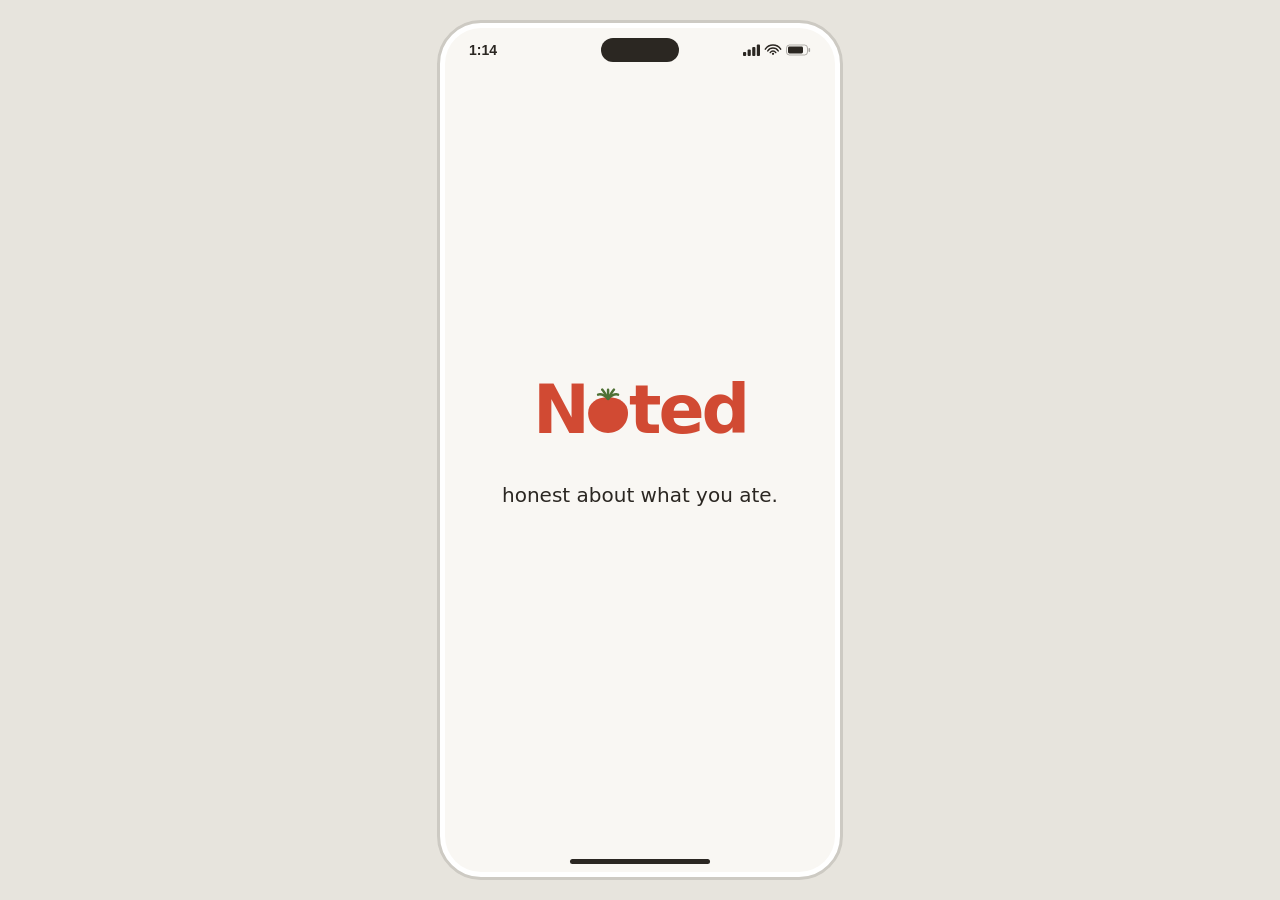
<file: app/index.html>
<!DOCTYPE html>
<html lang="en">
<head>
<meta charset="utf-8">
<meta name="viewport" content="width=device-width, initial-scale=1">
<title>Noted</title>
<link rel="icon" type="image/svg+xml" href="../assets/favicon.svg">
<link rel="preconnect" href="https://api.fontshare.com">
<link href="https://api.fontshare.com/v2/css?f[]=satoshi@400,500,700&display=swap" rel="stylesheet">
<link rel="stylesheet" href="../design-system/tokens.css">
<link rel="stylesheet" href="../design-system/components.css">
<link rel="stylesheet" href="screens.css">
</head>
<body class="ds">

<!-- icon sprite — canonical source is design-system/styleguide.html -->
<svg width="0" height="0" aria-hidden="true" focusable="false" style="position:absolute">
  <defs>
    <symbol id="tomato-o" viewBox="9 4 48 54">
      <path fill="currentColor" d="M9 34 C9 22 19 15 33 15 C47 15 57 22 57 34 C57 47 47 58 33 58 C19 58 9 47 9 34 Z"/>
      <g fill="none" stroke="#4F7135" stroke-width="3" stroke-linecap="round" stroke-linejoin="round">
        <path d="M33 16 C33 11 33 8 33 6"/><path d="M33 17 C29 13 24 11 21 12"/><path d="M33 17 C37 13 42 11 45 12"/><path d="M33 17 C30 12 28 8 26 6"/><path d="M33 17 C36 12 38 8 40 6"/>
      </g>
    </symbol>
    <g>
      <symbol id="i-home" viewBox="0 0 24 24"><path d="M3 11.5 L12 4 L21 11.5"/><path d="M5.5 10 V20 H18.5 V10"/><path d="M10 20 V14 H14 V20"/></symbol>
      <symbol id="i-recipes" viewBox="0 0 24 24"><path d="M12 6 C10 4.5 7 4 4 5 V18 C7 17 10 17.5 12 19"/><path d="M12 6 C14 4.5 17 4 20 5 V18 C17 17 14 17.5 12 19"/><path d="M12 6 V19"/></symbol>
      <symbol id="i-profile" viewBox="0 0 24 24"><circle cx="12" cy="8.5" r="3.5"/><path d="M5.5 20 C5.5 16 8.5 14 12 14 C15.5 14 18.5 16 18.5 20"/></symbol>
      <symbol id="i-mic" viewBox="0 0 24 24"><path d="M9 5 a3 3 0 0 1 6 0 V11 a3 3 0 0 1 -6 0 Z"/><path d="M5.5 11 a6.5 6.5 0 0 0 13 0"/><path d="M12 17.5 V21"/><path d="M9 21 H15"/></symbol>
      <symbol id="i-camera" viewBox="0 0 24 24"><path d="M4 8 H7 L8.5 5.5 H15.5 L17 8 H20 a1.5 1.5 0 0 1 1.5 1.5 V18 a1.5 1.5 0 0 1 -1.5 1.5 H4 a1.5 1.5 0 0 1 -1.5 -1.5 V9.5 a1.5 1.5 0 0 1 1.5 -1.5 Z"/><circle cx="12" cy="13" r="3.4"/></symbol>
      <symbol id="i-search" viewBox="0 0 24 24"><circle cx="10.5" cy="10.5" r="6.5"/><path d="M15.4 15.4 L20.5 20.5"/></symbol>
      <symbol id="i-barcode" viewBox="0 0 24 24"><path d="M3.75 6 V18" style="stroke-width:1.5;stroke-linecap:butt"/><path d="M7.2 6 V18" style="stroke-width:3;stroke-linecap:butt"/><path d="M10.65 6 V18" style="stroke-width:1.5;stroke-linecap:butt"/><path d="M13.35 6 V18" style="stroke-width:1.5;stroke-linecap:butt"/><path d="M16.8 6 V18" style="stroke-width:3;stroke-linecap:butt"/><path d="M20.25 6 V18" style="stroke-width:1.5;stroke-linecap:butt"/></symbol>
      <symbol id="i-back" viewBox="0 0 24 24"><path d="M15 5 L8 12 L15 19"/></symbol>
      <symbol id="i-close" viewBox="0 0 24 24"><path d="M6 6 L18 18"/><path d="M18 6 L6 18"/></symbol>
      <symbol id="i-chevron-right" viewBox="0 0 24 24"><path d="M9 5 L16 12 L9 19"/></symbol>
      <symbol id="i-edit" viewBox="0 0 24 24"><path d="M16.5 4.5 a2.1 2.1 0 0 1 3 3 L7.5 19.5 L3.5 20.5 L4.5 16.5 Z"/><path d="M14.5 6.5 L17.5 9.5"/></symbol>
      <symbol id="i-filter" viewBox="0 0 24 24"><path d="M4 6 H20 L14 13 V19 L10 17 V13 Z"/></symbol>
      <symbol id="i-check" viewBox="0 0 24 24"><path d="M5 12.5 L9.5 17 L19 6.5"/></symbol>
      <symbol id="i-portions" viewBox="0 0 24 24"><circle cx="12" cy="12" r="8"/><path d="M12 12 V4"/><path d="M12 12 L18.9 16"/></symbol>
      <symbol id="i-add" viewBox="0 0 24 24"><path d="M12 5 V19"/><path d="M5 12 H19"/></symbol>
      <symbol id="i-minus" viewBox="0 0 24 24"><path d="M5 12 H19"/></symbol>
      <symbol id="i-help" viewBox="0 0 24 24"><circle cx="12" cy="12" r="8.5"/><path d="M9.5 9.3 C9.5 7.7 10.7 6.8 12 6.8 C13.4 6.8 14.5 7.8 14.5 9.1 C14.5 10.7 12.8 10.9 12 12 V13.2"/><path d="M12 16 V16.2"/></symbol>
      <symbol id="f-bowl" viewBox="0 0 24 24"><path d="M3.5 10.5 H20.5"/><path d="M5 11 C5.5 16.5 8.2 19.5 12 19.5 C15.8 19.5 18.5 16.5 19 11"/><path d="M10 4.5 C9 5.5 11 6.5 10 7.5"/><path d="M14 4.5 C13 5.5 15 6.5 14 7.5"/></symbol>
      <symbol id="f-apple" viewBox="0 0 24 24"><path d="M12 8.6 C10.6 6.7 7.6 6.1 6 8.1 C3.8 10.9 5 17 8.4 19.6 C10 20.8 11 20 12 19.2 C13 20 14 20.8 15.6 19.6 C19 17 20.2 10.9 18 8.1 C16.4 6.1 13.4 6.7 12 8.6 Z"/><path d="M12 8.6 C12 6.6 12.4 5.2 13 4.4"/><path d="M13 5.4 C14.2 4 16 3.9 17 4.4 C16.6 6 14.6 6.6 13 5.4 Z"/></symbol>
      <symbol id="f-tomato" viewBox="0 0 24 24"><path d="M5 13.5 C5 10 8.2 8.5 12 8.5 C15.8 8.5 19 10 19 13.5 C19 17.5 15.8 20 12 20 C8.2 20 5 17.5 5 13.5 Z"/><path d="M12 8.7 V5.8"/><path d="M12 9 C10.7 7.8 9.3 7.2 8.2 7.4"/><path d="M12 9 C13.3 7.8 14.7 7.2 15.8 7.4"/><path d="M12 9 C11.2 7.6 10.4 6.7 9.6 6.1"/><path d="M12 9 C12.8 7.6 13.6 6.7 14.4 6.1"/></symbol>
      <symbol id="f-leaf" viewBox="0 0 24 24"><path d="M12 4 C7 8 7 16 12 20 C17 16 17 8 12 4 Z"/><path d="M12 18 V6"/></symbol>
      <symbol id="f-spoon" viewBox="0 0 24 24"><ellipse cx="12" cy="7.5" rx="3.6" ry="4.6"/><path d="M12 12.2 V20.5"/></symbol>
      <symbol id="f-carrot" viewBox="0 0 24 24"><path d="M8.6 9 C9.6 8.7 14.4 8.7 15.4 9 C16 12.8 14 18 12.6 19.6 C12.3 19.9 11.7 19.9 11.4 19.6 C10 18 8 12.8 8.6 9 Z"/><path d="M12 8.8 V4.4"/><path d="M12 6.6 C10.6 5.2 9.2 4.8 8 5"/><path d="M12 6.6 C13.4 5.2 14.8 4.8 16 5"/></symbol>
      <symbol id="f-fish" viewBox="0 0 24 24"><path d="M3 12 C6 8.5 10.5 8.5 14.5 12 C10.5 15.5 6 15.5 3 12 Z"/><path d="M14.5 12 L20 8.5 L20 15.5 Z"/><path d="M9 9.8 C8 11 8 13 9 14.2"/></symbol>
      <symbol id="f-egg" viewBox="0 0 24 24"><path d="M12 4 C8.5 4 6.5 10 6.5 14 C6.5 17.8 9 20 12 20 C15 20 17.5 17.8 17.5 14 C17.5 10 15.5 4 12 4 Z"/></symbol>
      <symbol id="f-herb" viewBox="0 0 24 24"><path d="M12 21 V8 C12 6 12.6 5 14 4"/><path d="M12 12 C9.5 12 8 10.5 8 8.5 C10.5 8.5 12 10 12 12 Z"/><path d="M12 15.5 C14.5 15.5 16 14 16 12 C13.5 12 12 13.5 12 15.5 Z"/><path d="M12 9 C12 7 13 5.6 14.8 5 C14.8 7 13.8 8.6 12 9 Z"/></symbol>
    </g>
  </defs>
</svg>

<div class="phone">
  <div class="phone__screen">
    <div class="status-bar">
      <span class="status-bar__time">1:14</span>
      <span class="status-bar__island" aria-hidden="true"></span>
      <span class="status-bar__icons" aria-hidden="true">
        <svg class="status-bar__glyph" viewBox="0 0 17 12" width="17" height="12" fill="currentColor"><rect x="0" y="8" width="3.2" height="4" rx="0.9"/><rect x="4.6" y="5.5" width="3.2" height="6.5" rx="0.9"/><rect x="9.2" y="3" width="3.2" height="9" rx="0.9"/><rect x="13.8" y="0.5" width="3.2" height="11.5" rx="0.9"/></svg>
        <svg class="status-bar__glyph" viewBox="0 0 24 24" width="18" height="18" fill="none" stroke="currentColor" stroke-width="2" stroke-linecap="round"><path d="M1.76 10.83 A12.5 12.5 0 0 1 22.24 10.83"/><path d="M5.04 13.12 A8.5 8.5 0 0 1 18.96 13.12"/><path d="M8.31 15.42 A4.5 4.5 0 0 1 15.69 15.42"/><circle cx="12" cy="17" r="1.5" fill="currentColor" stroke="none"/></svg>
        <svg class="status-bar__glyph" viewBox="0 0 25 12" width="25" height="12"><rect x="0.5" y="1" width="21" height="10" rx="3" fill="none" stroke="currentColor" stroke-width="1" opacity="0.35"/><rect x="2" y="2.6" width="15" height="6.8" rx="1.4" fill="currentColor"/><rect x="22.5" y="4" width="1.6" height="4" rx="0.8" fill="currentColor" opacity="0.4"/></svg>
      </span>
    </div>
    <div id="app"></div>
    <div class="home-indicator" id="home-indicator"></div>
  </div>
</div>

<script src="app/budget.js"></script>
<script src="app/derive.js"></script>
<script src="app/estimate.js"></script>
<script src="app/data/recipes.js"></script>
<script src="app/state.js"></script>
<script src="app/ui.js"></script>
<script src="app/views/welcome.js"></script>
<script src="app/views/goal.js"></script>
<script src="app/views/about-you.js"></script>
<script src="app/views/your-budget.js"></script>
<script src="app/views/preferences.js"></script>
<script src="app/views/home.js"></script>
<script src="app/views/describe.js"></script>
<script src="app/views/ai-result.js"></script>
<script src="app/views/recipe-feed.js"></script>
<script src="app/views/recipe-detail.js"></script>
<script src="app/views/profile.js"></script>
<script src="app/router.js"></script>
<script src="app/main.js"></script>
<script src="screens.js"></script>
</body>
</html>
</file>
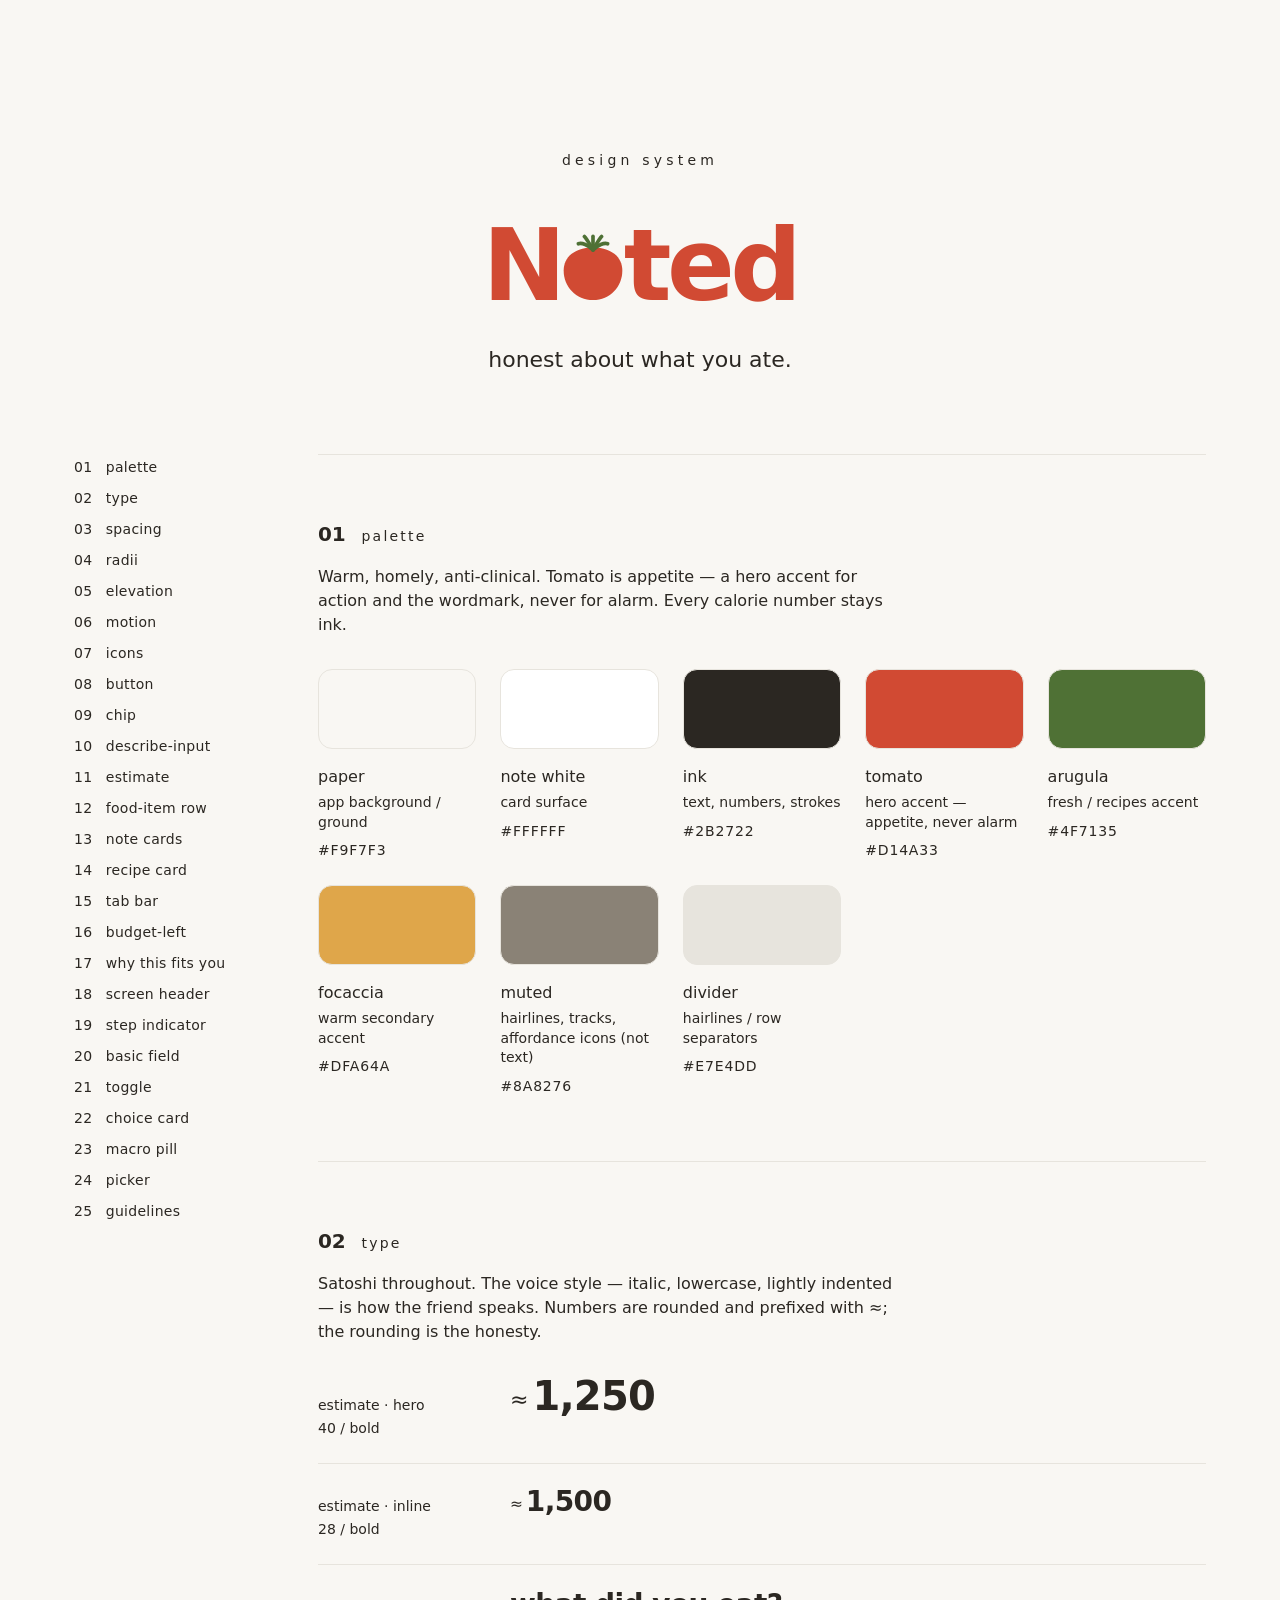
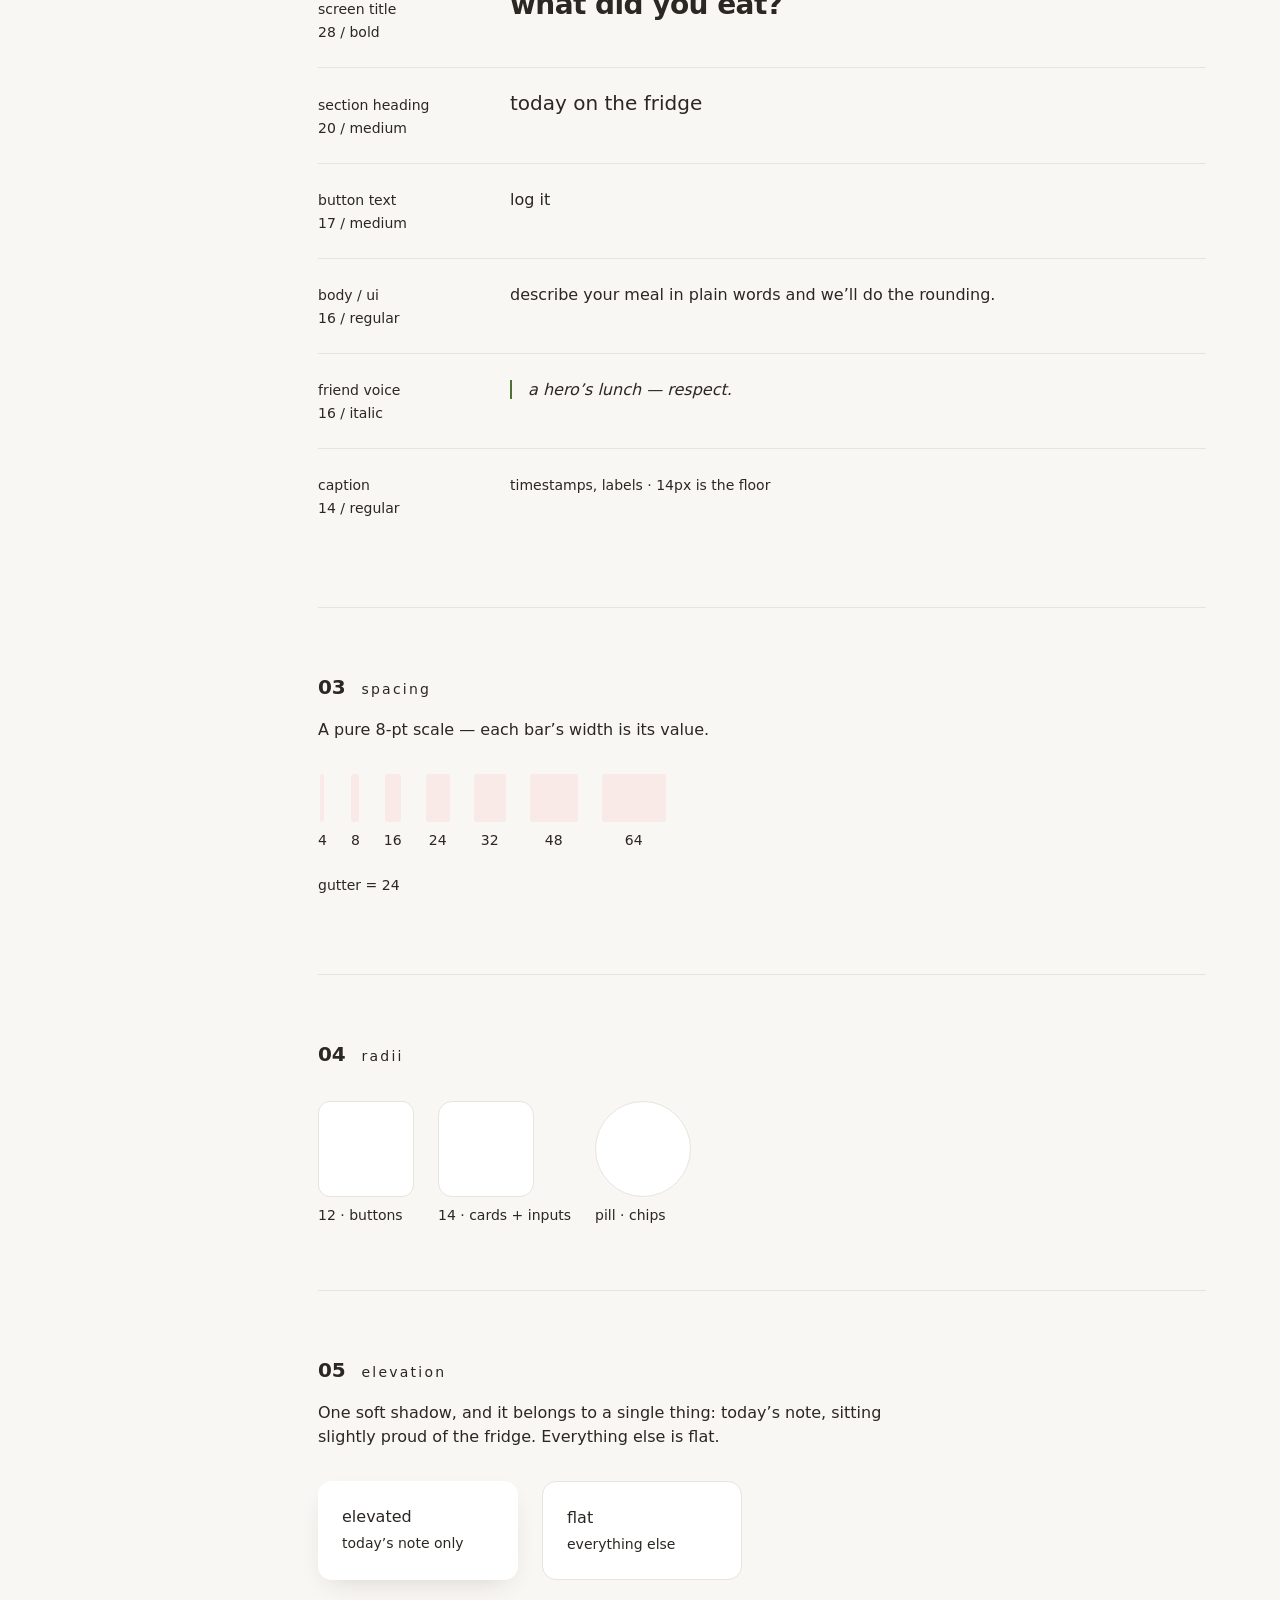
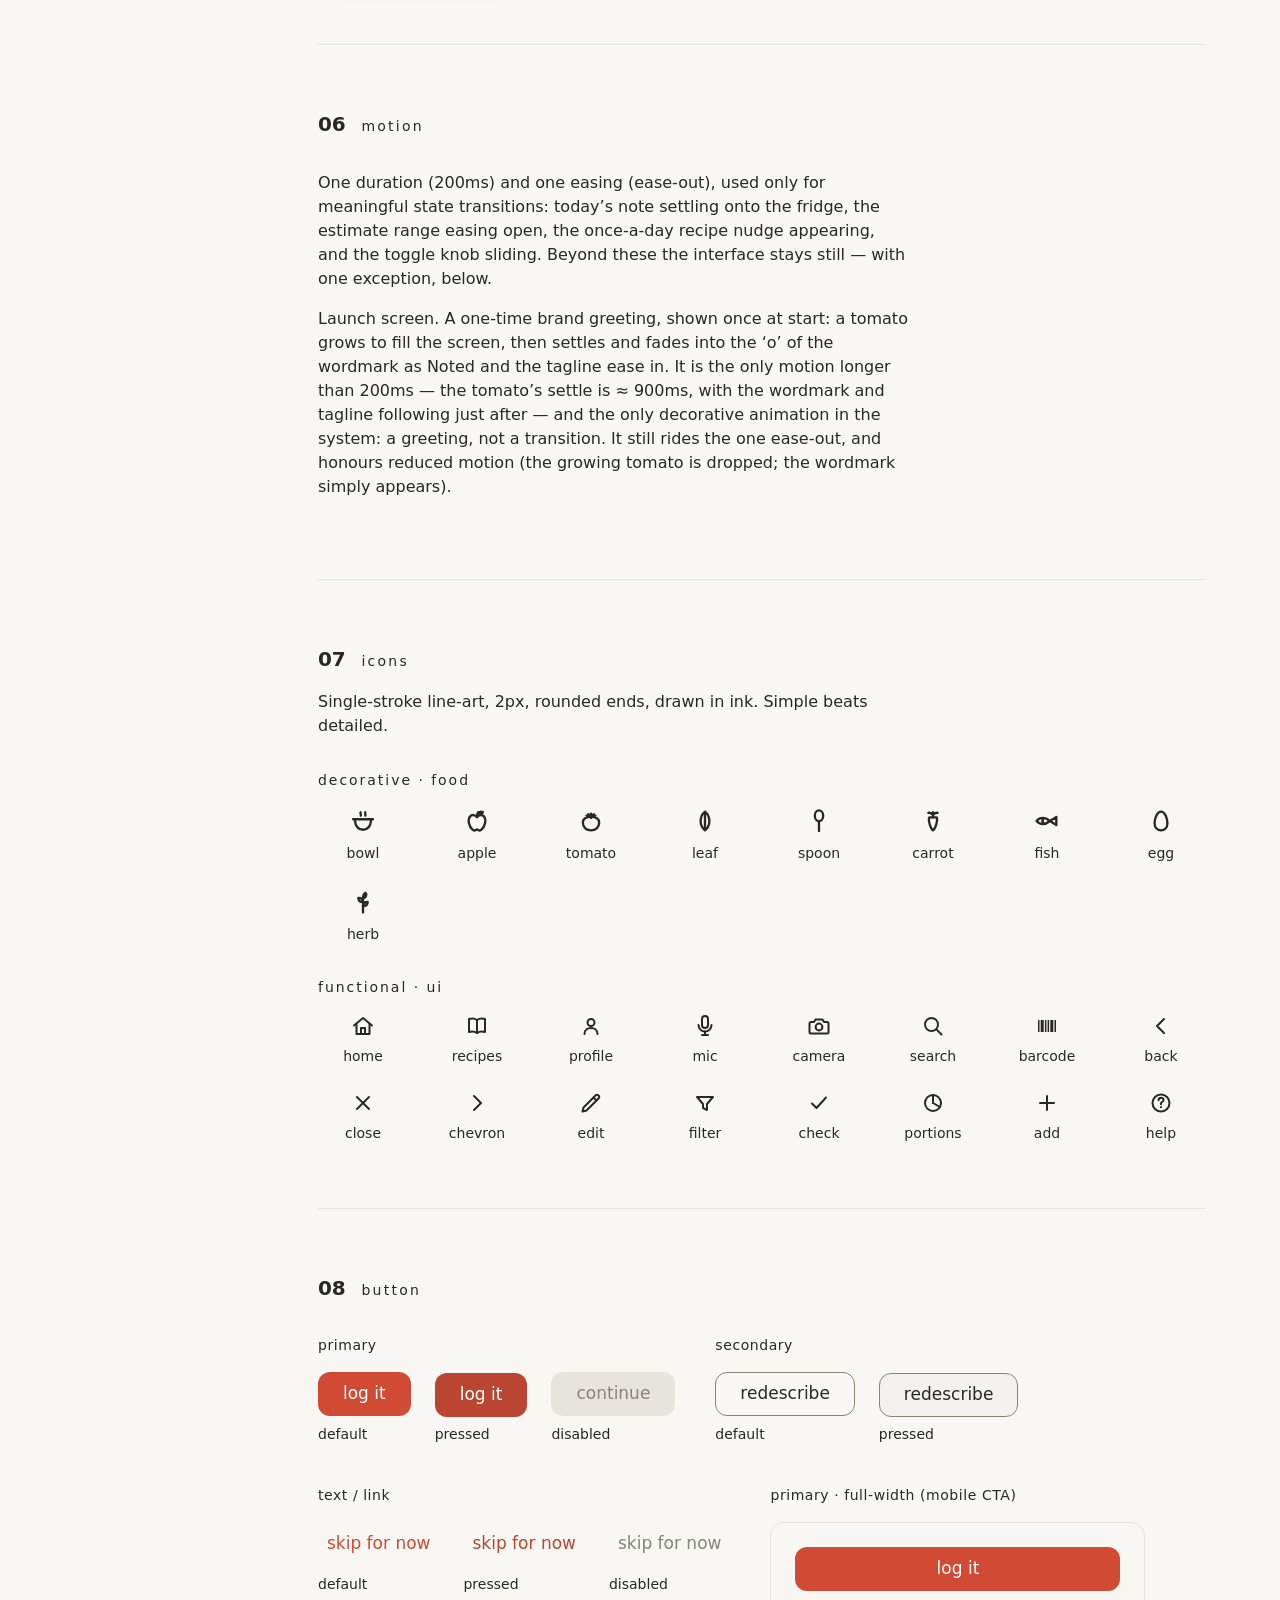
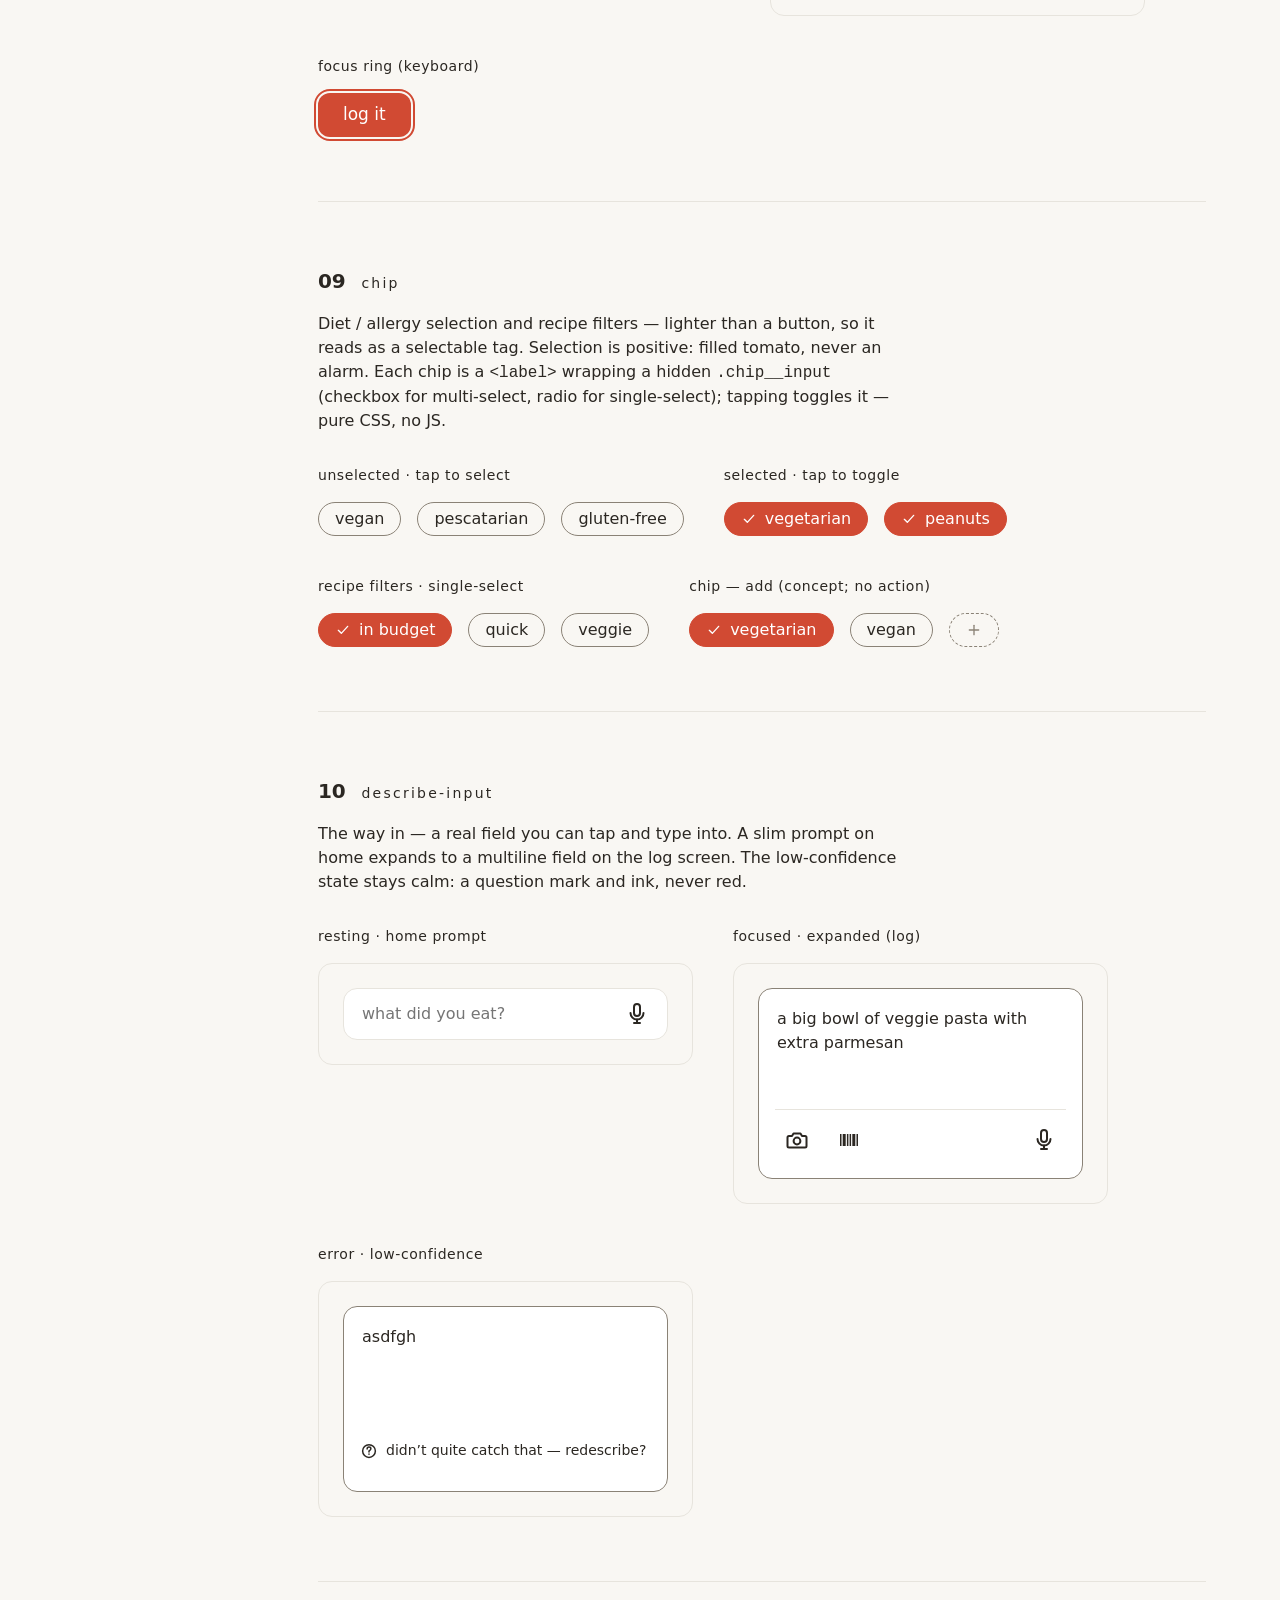
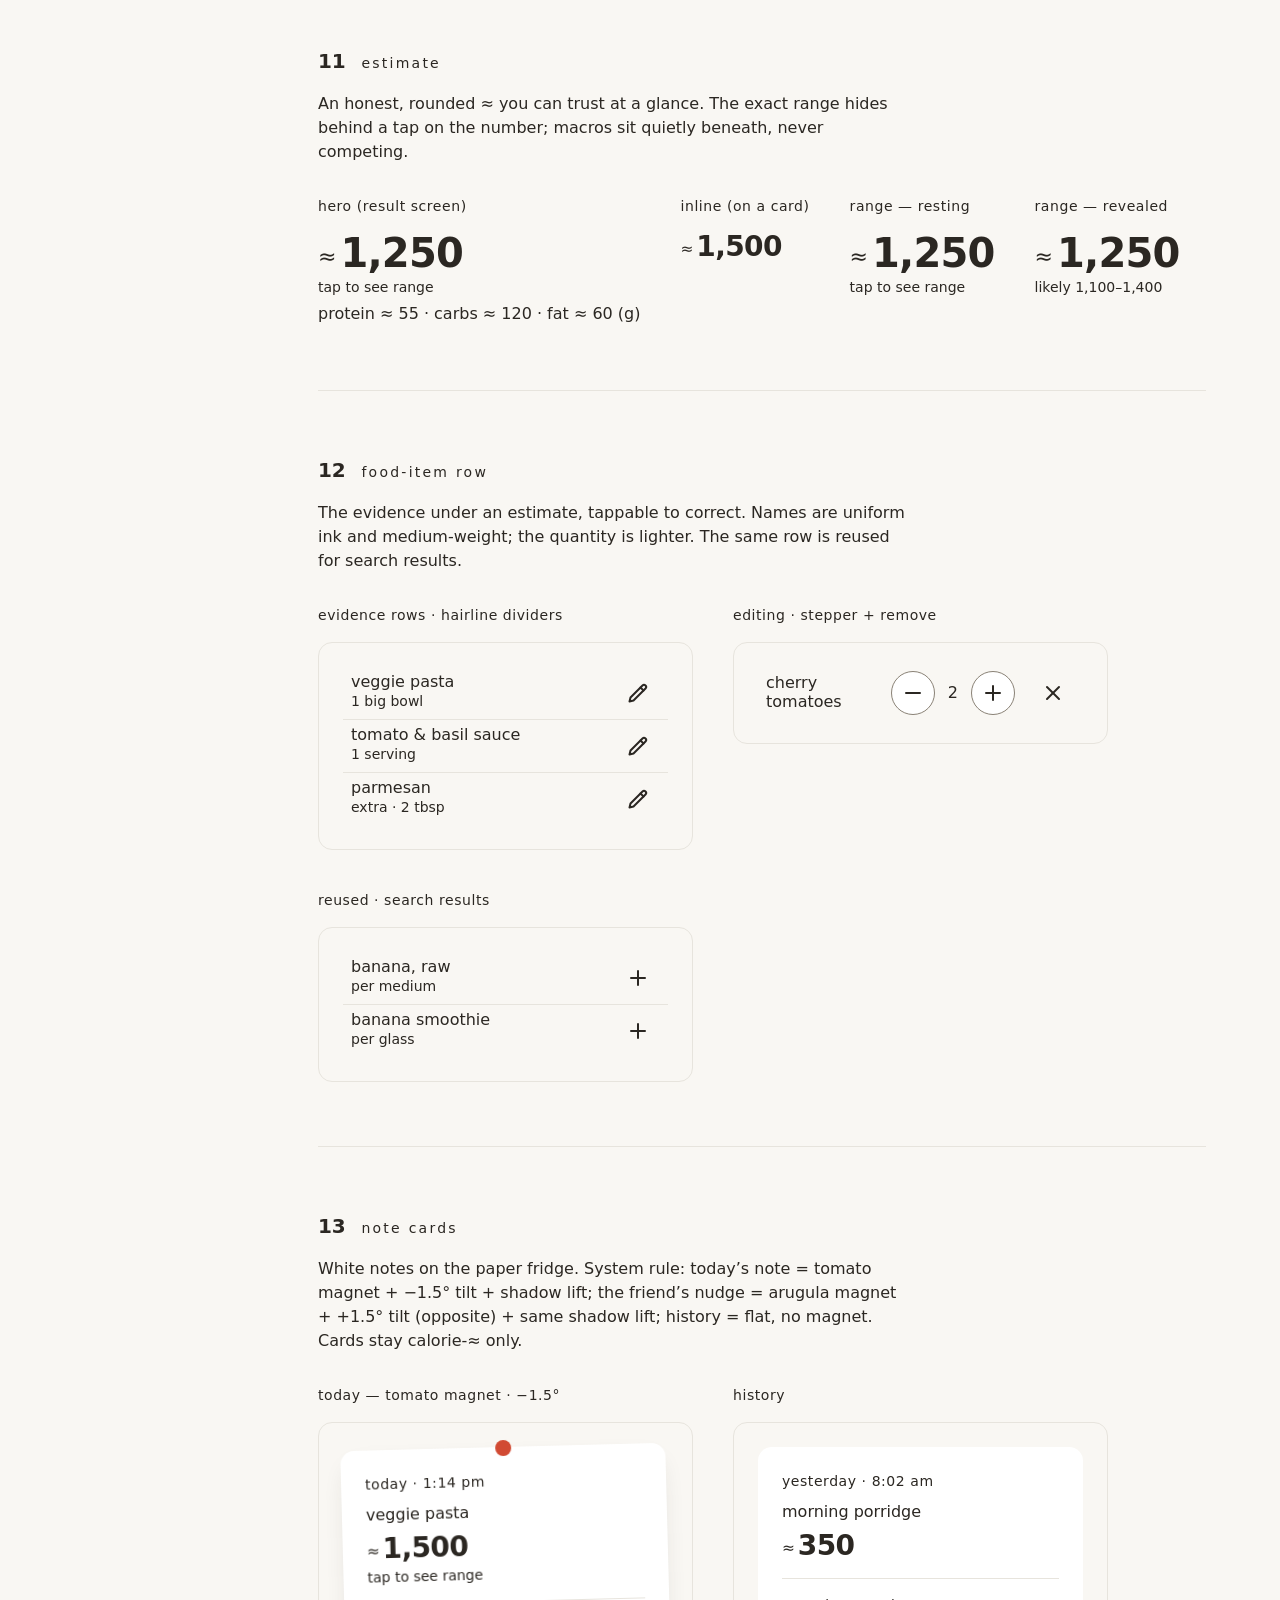
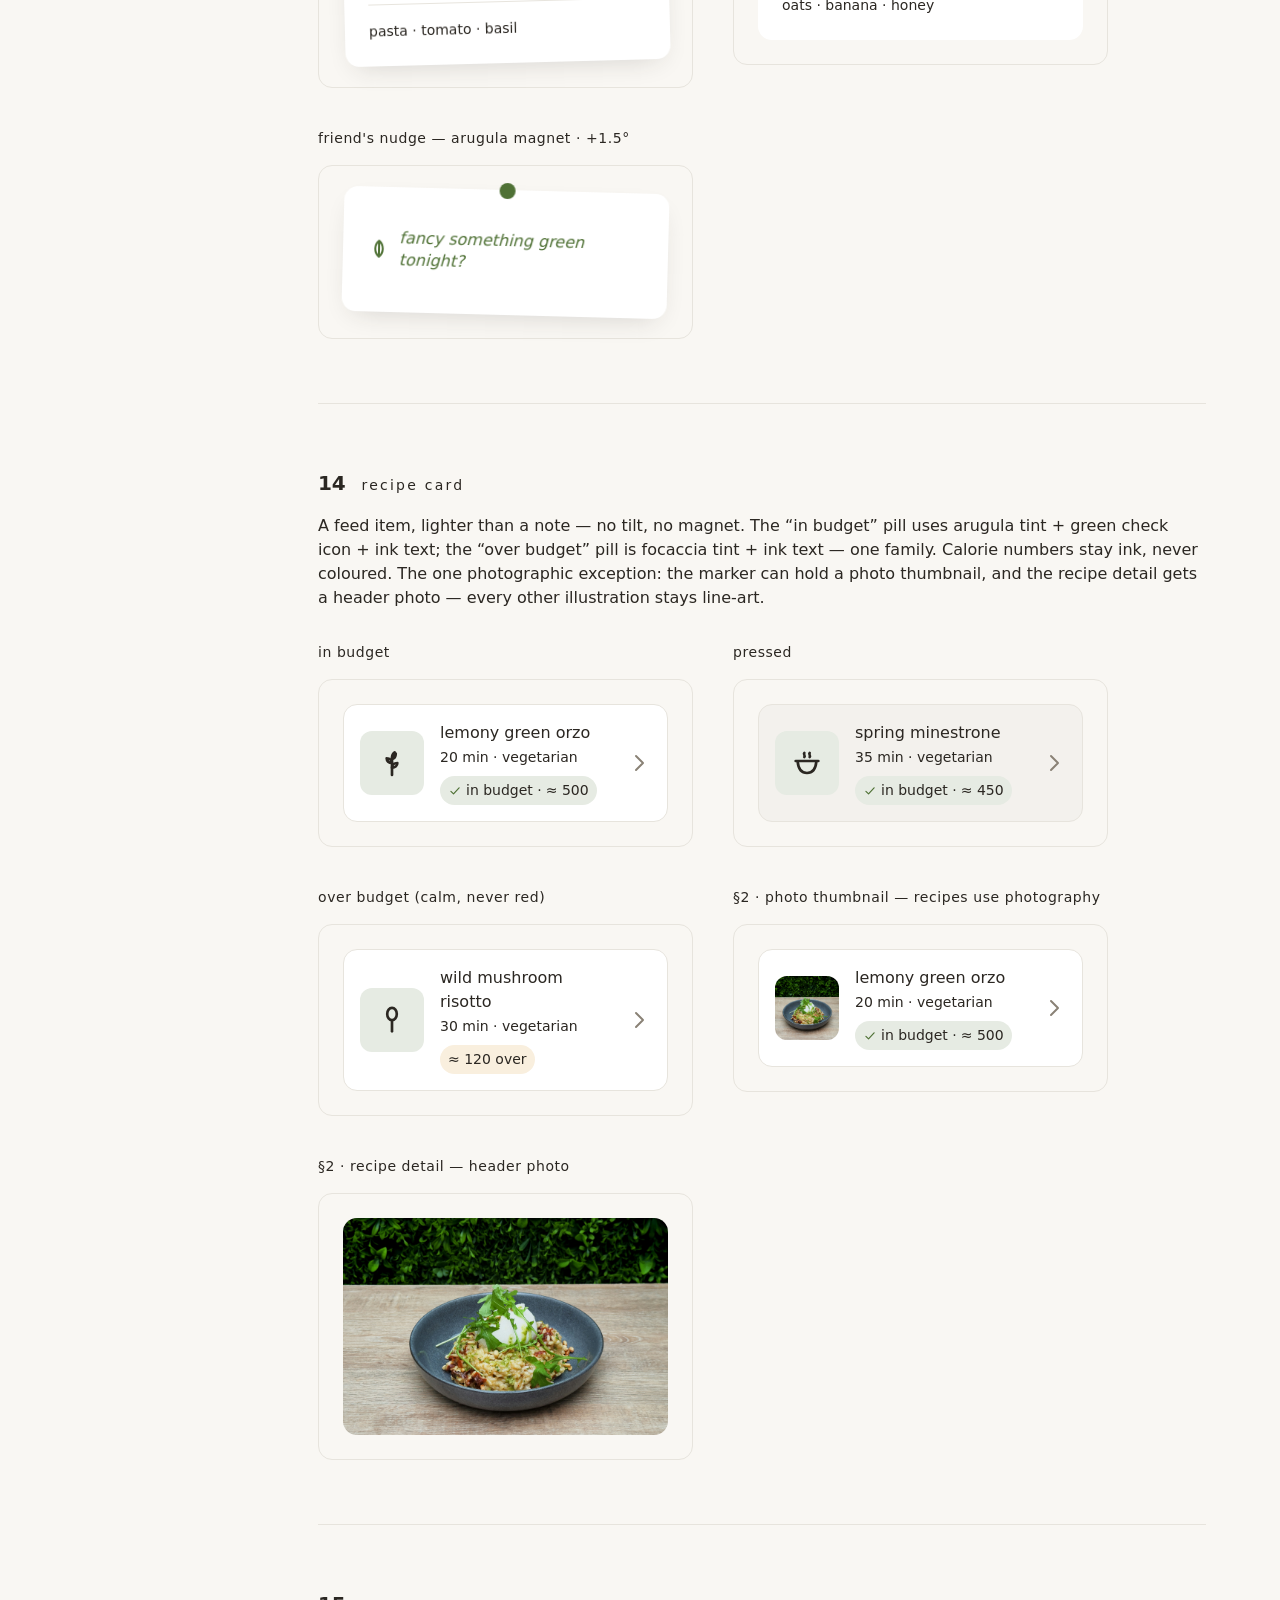
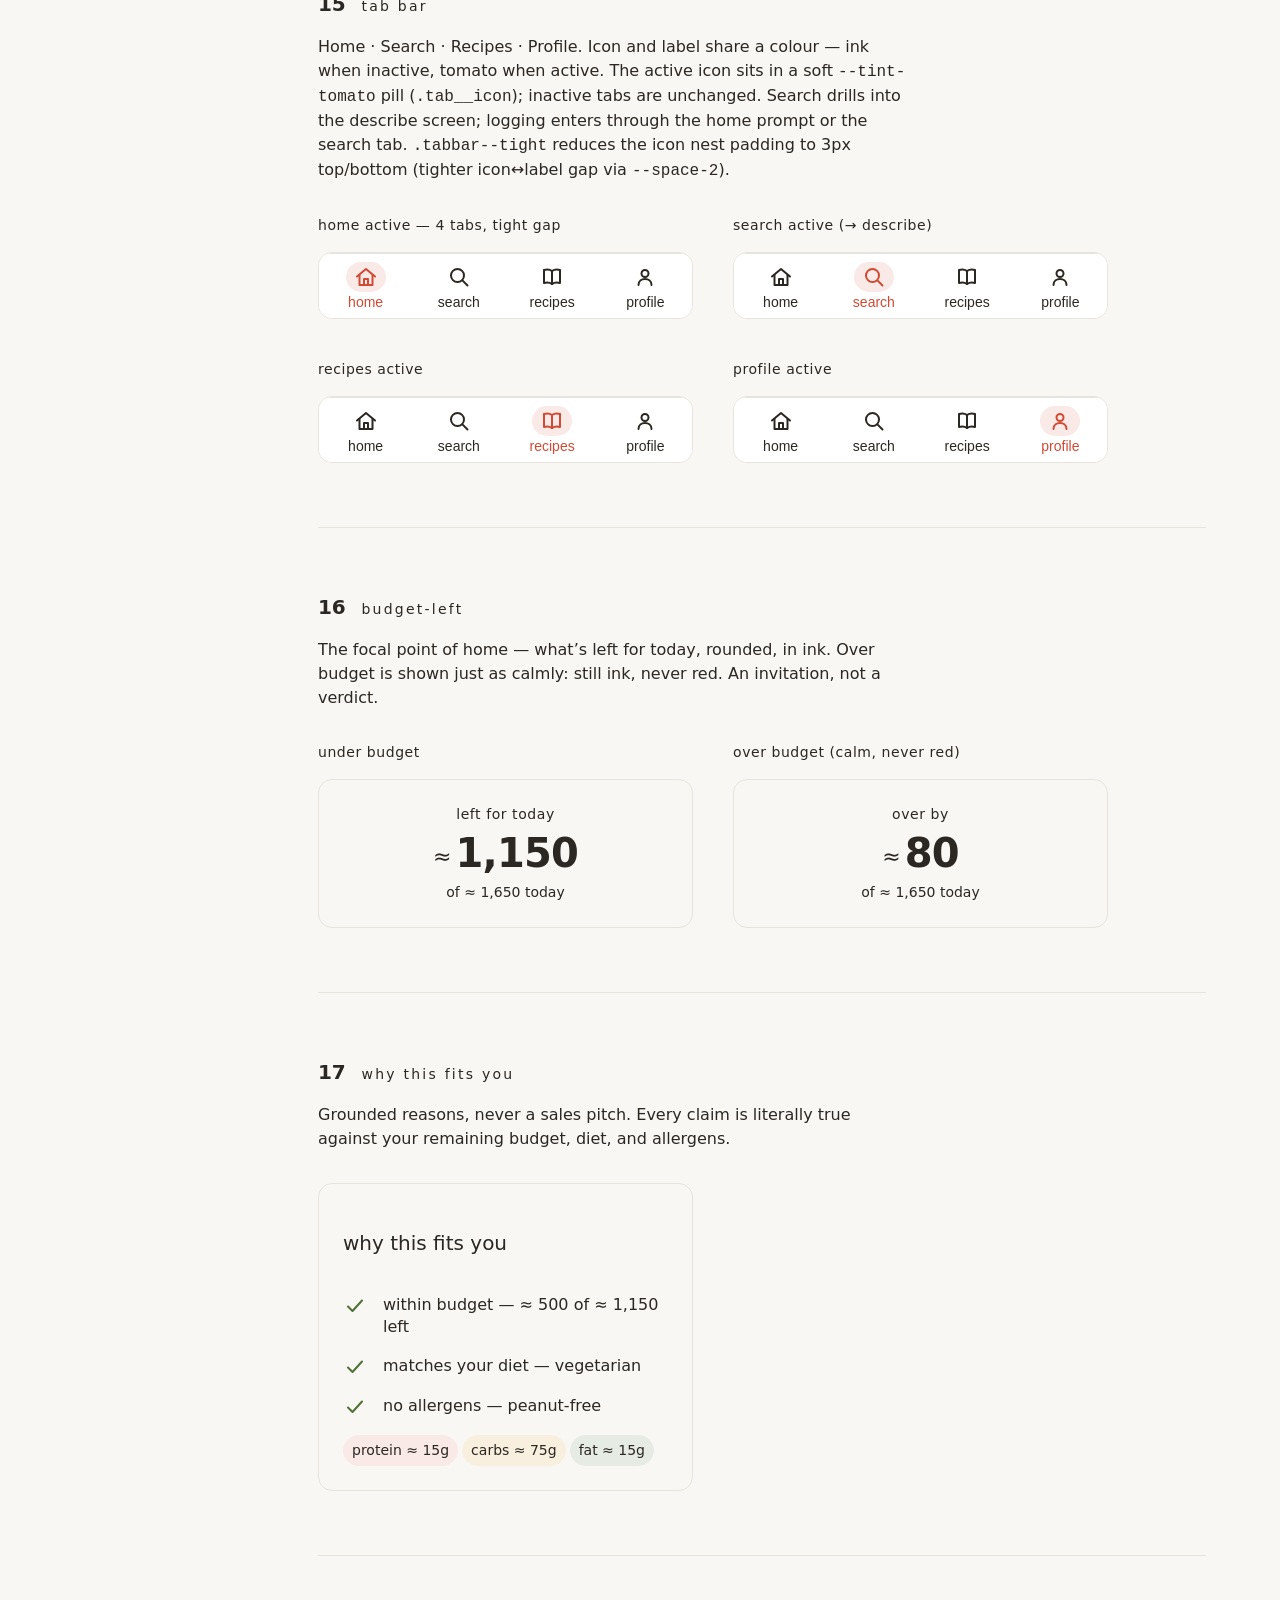
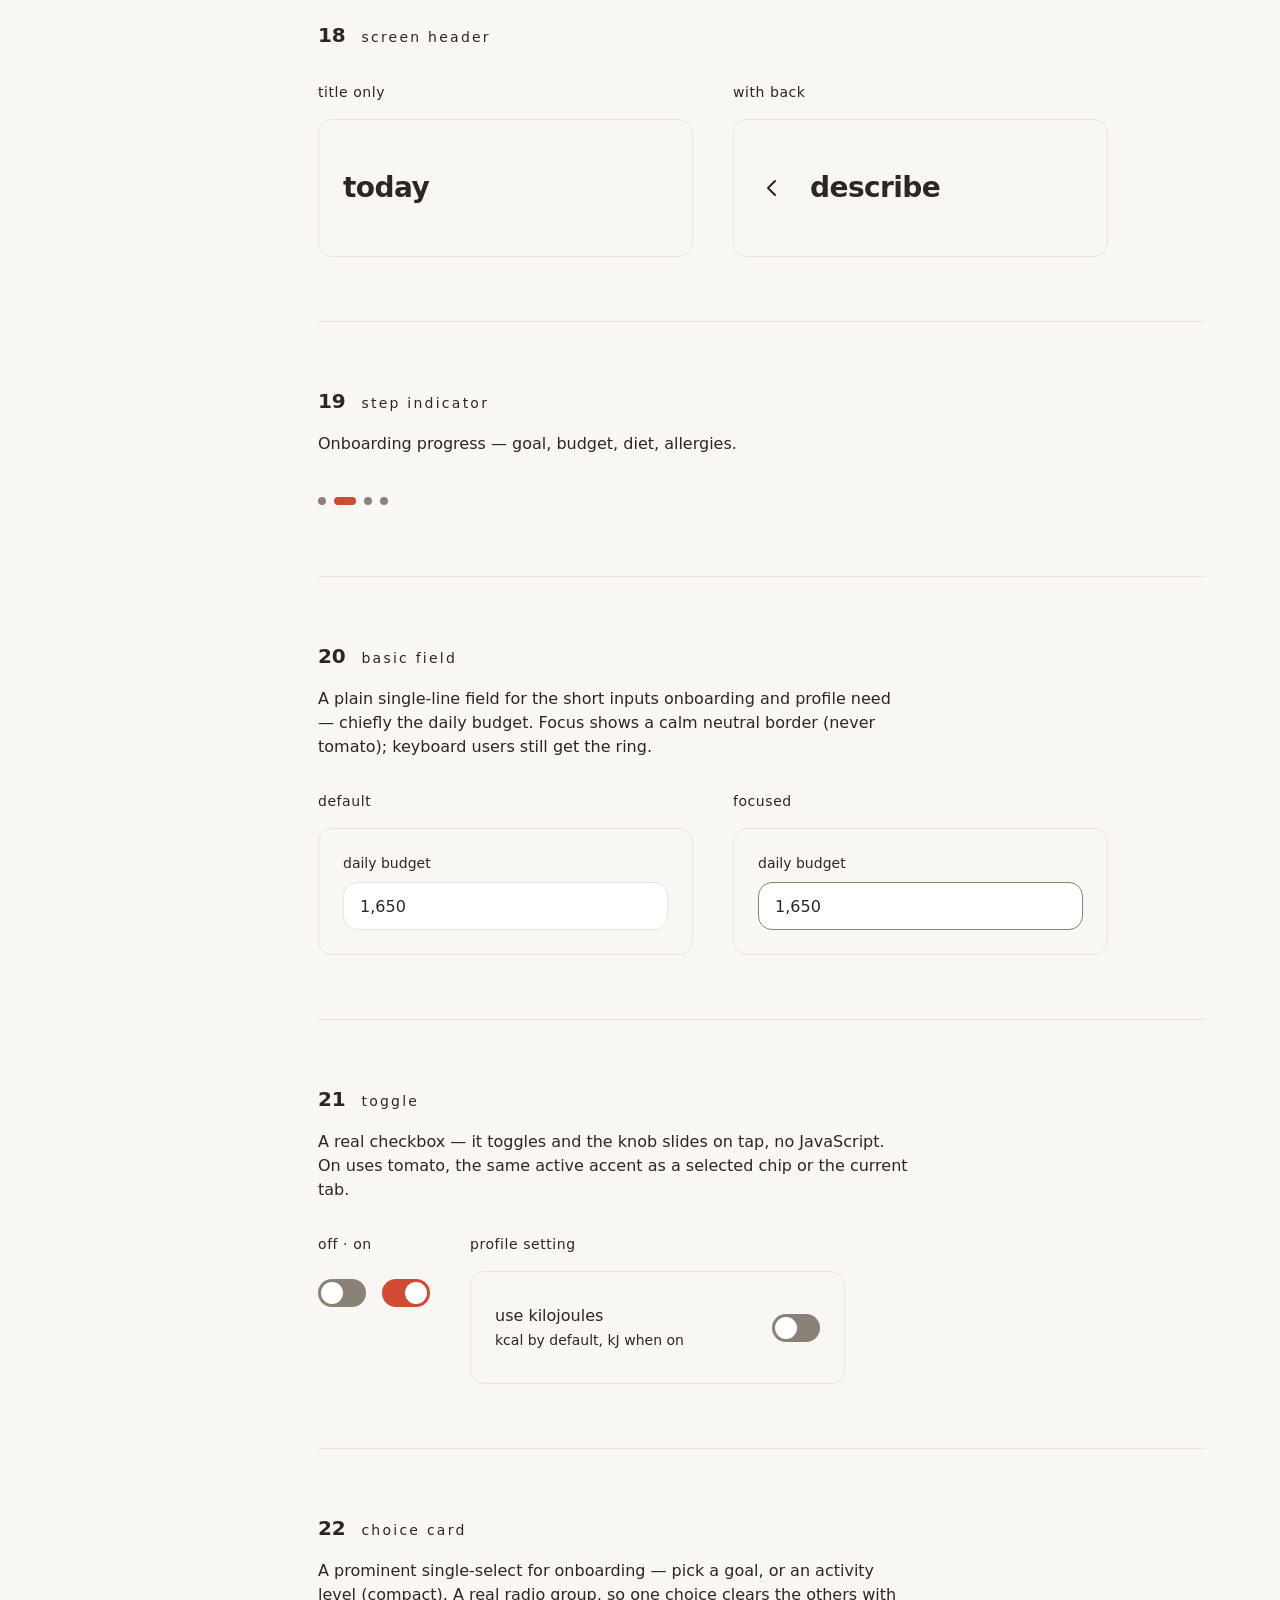
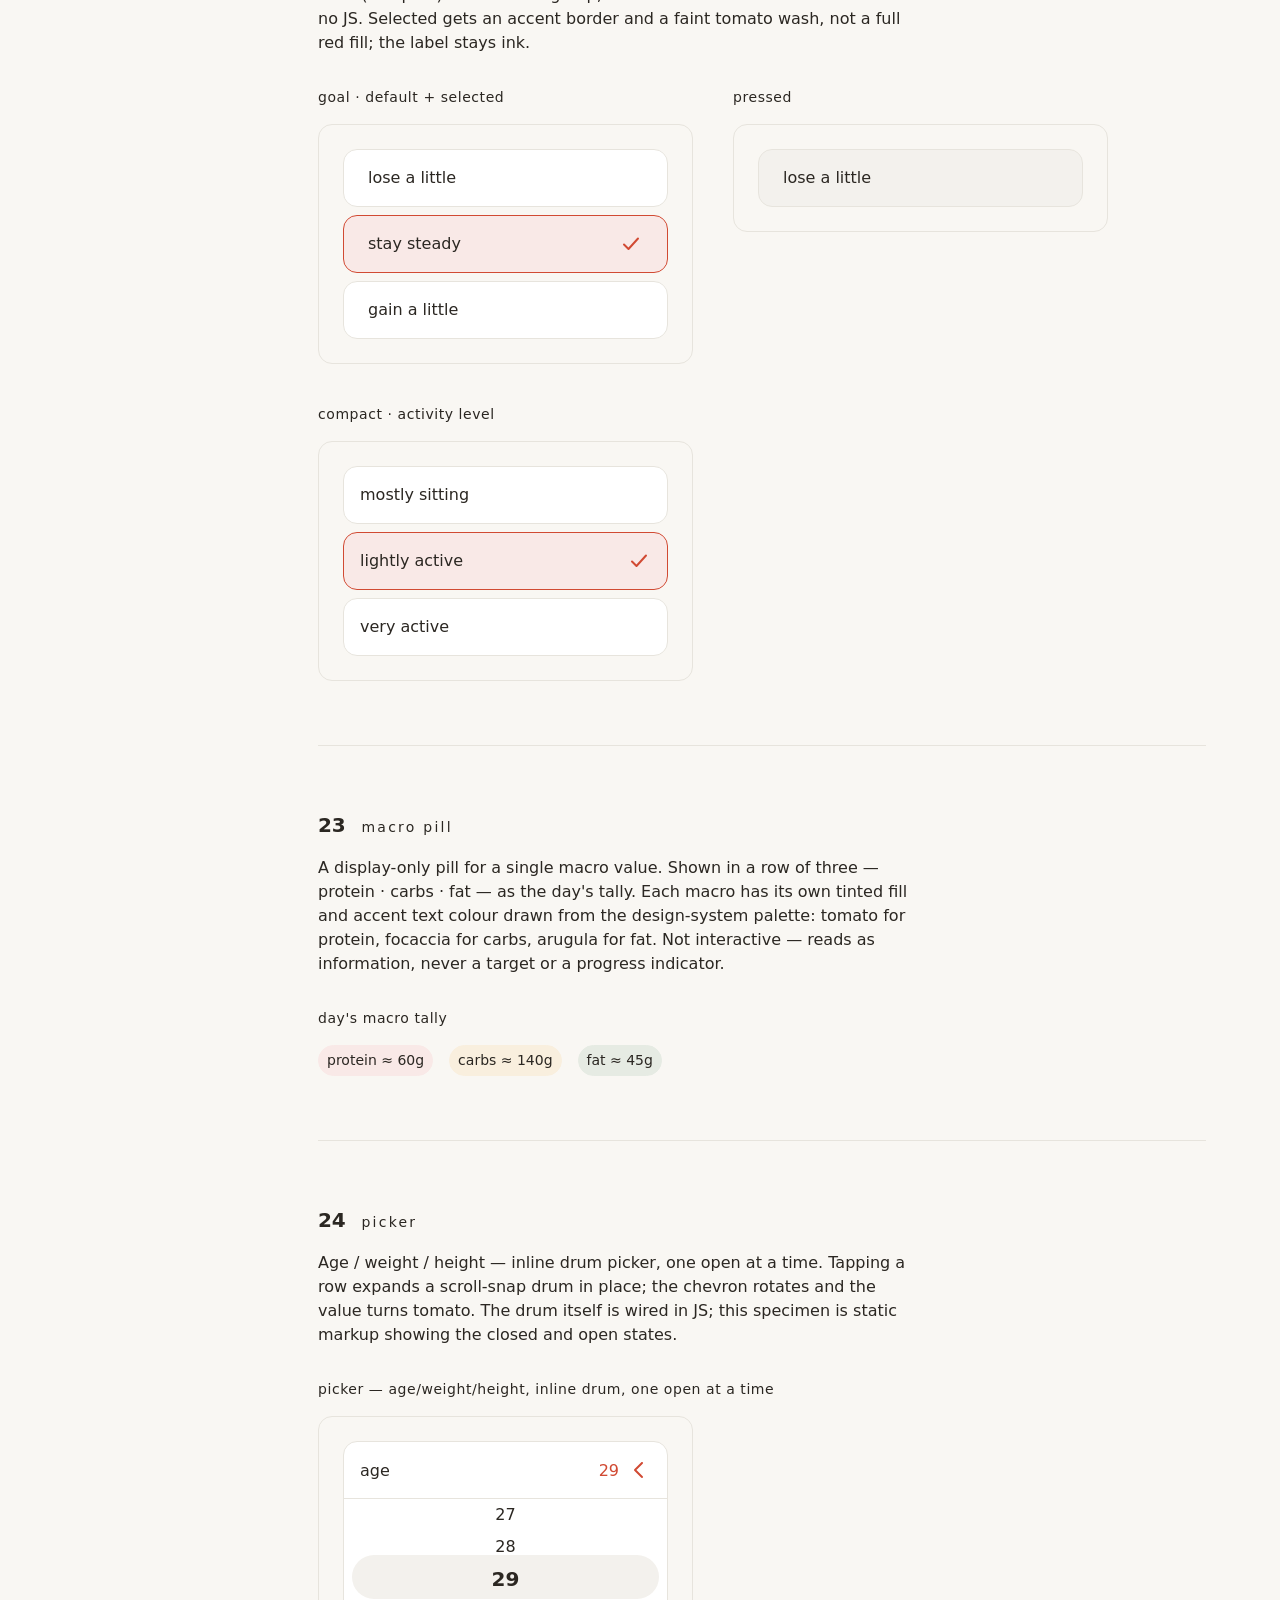
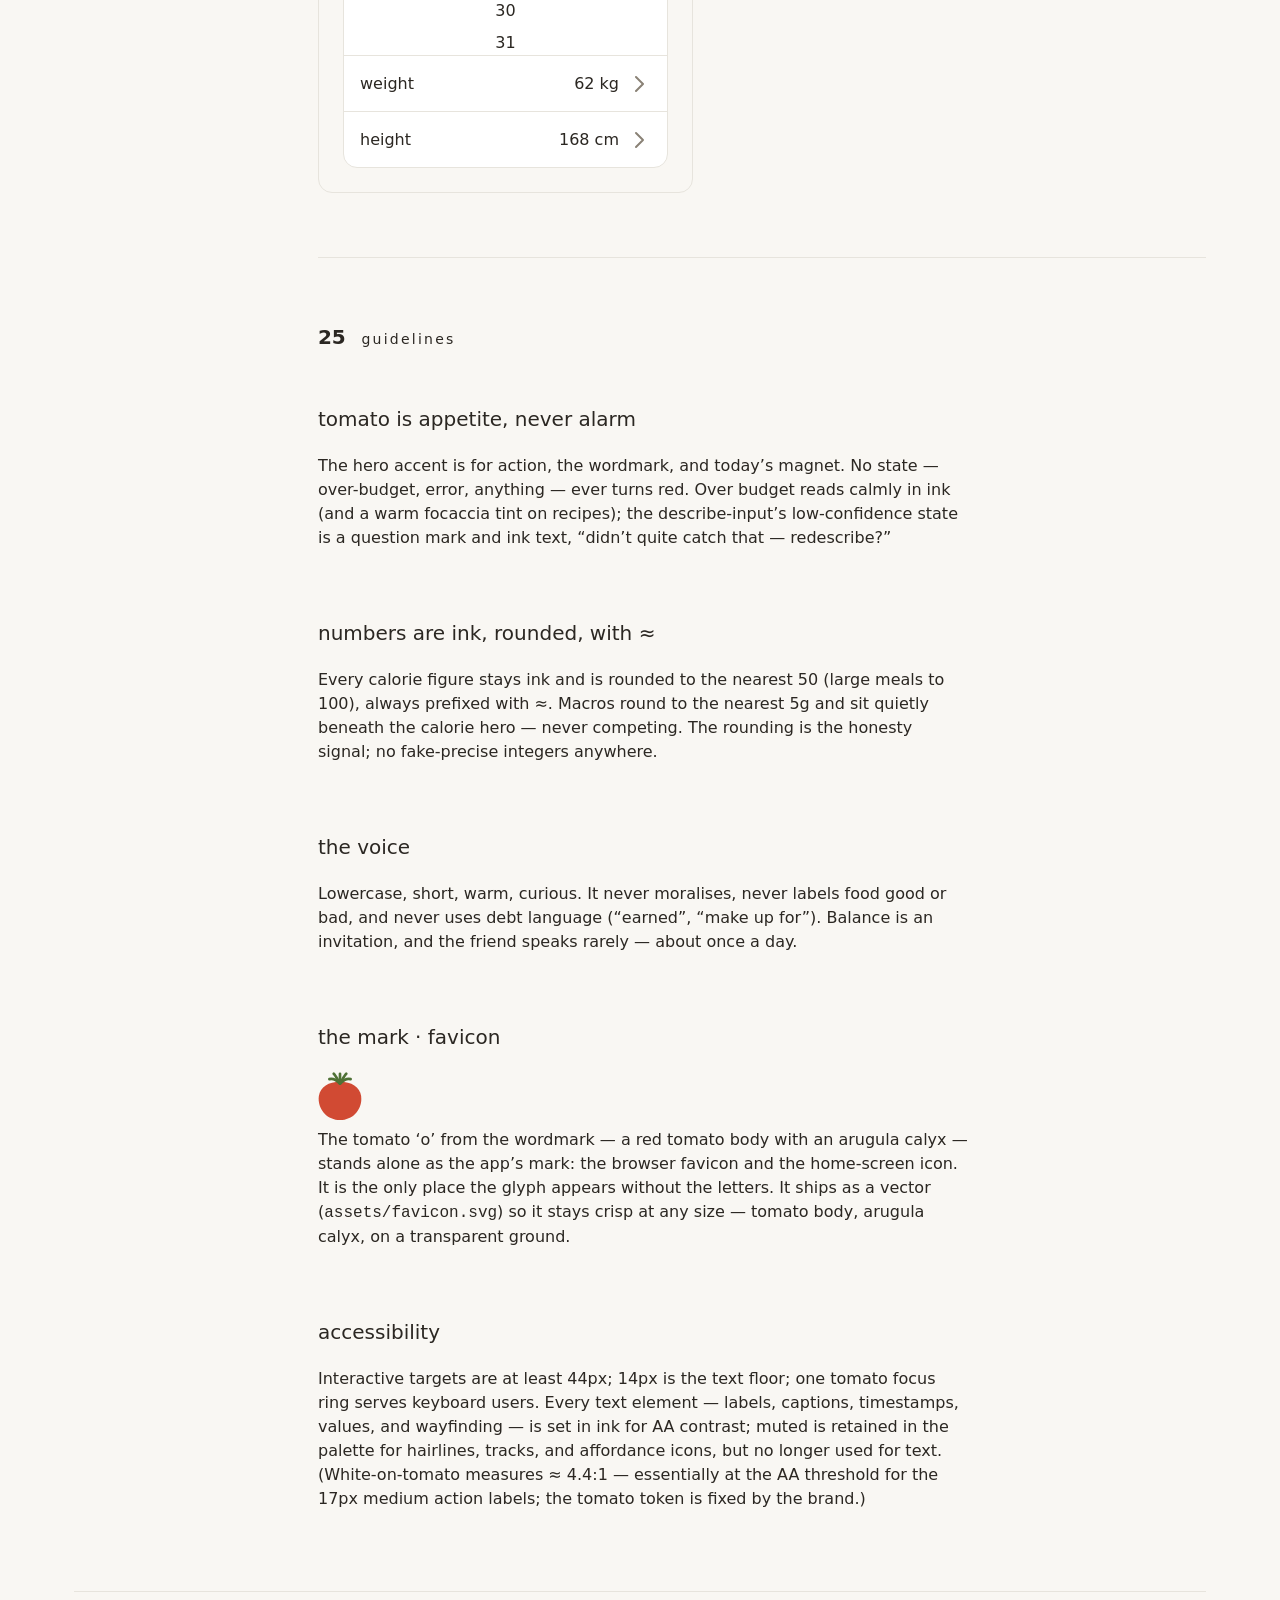
<file: design-system/styleguide.html>
<!DOCTYPE html>
<html lang="en">
<head>
<meta charset="utf-8">
<meta name="viewport" content="width=device-width, initial-scale=1">
<title>Noted — design system</title>
<link rel="icon" type="image/svg+xml" href="../assets/favicon.svg">

<!-- Satoshi via Fontshare; Inter / system fallback -->
<link rel="preconnect" href="https://api.fontshare.com">
<link href="https://api.fontshare.com/v2/css?f[]=satoshi@400,500,700&display=swap" rel="stylesheet">

<!-- the design system -->
<link rel="stylesheet" href="tokens.css">
<link rel="stylesheet" href="components.css">

<!-- ==========================================================================
     Styleguide page scaffolding ONLY. Not part of the design system —
     this is the chrome that lays out the document (sections, swatches,
     specimen frames, labels, the table of contents). The components
     themselves come from components.css and use only tokens. No JavaScript.
     ========================================================================== -->
<style>
  * { box-sizing: border-box; }
  html { background: var(--surface-ground); scroll-behavior: smooth; }
  body {
    margin: 0;
    background: var(--surface-ground);
    color: var(--text-primary);
    font-family: var(--font-sans);
    font-size: var(--text-body);
    line-height: var(--leading-body);
    -webkit-font-smoothing: antialiased;
    text-rendering: optimizeLegibility;
  }
  ::selection { background: var(--tint-tomato); }

  .page { max-width: 960px; margin: 0 auto; padding: clamp(24px, 5vw, 56px) var(--gutter) 0; }

  /* ---- table of contents (desktop only; quiet via size + spacing, not contrast) ---- */
  .toc { display: none; }
  .toc__list { list-style: none; margin: 0; padding: 0; display: flex; flex-direction: column; gap: var(--space-4); }
  .toc__link {
    display: flex; gap: var(--space-8); align-items: baseline;
    text-decoration: none; color: var(--text-primary);
    font-size: var(--text-caption); font-weight: var(--weight-regular); letter-spacing: 0.02em;
    padding: 3px 0;
  }
  .toc__num { color: var(--text-primary); font-variant-numeric: tabular-nums; min-width: 1.7em; }
  .toc__link:hover,
  .toc__link:hover .toc__num { color: var(--accent-primary); }
  .toc__link.is-current,
  .toc__link.is-current .toc__num { color: var(--accent-primary); }

  /* ---- masthead ---- */
  .doc-head { text-align: center; padding: clamp(32px, 7vw, 80px) 0 clamp(28px, 5vw, 56px); }
  .doc-eyebrow {
    font-size: var(--text-caption);
    letter-spacing: 0.3em;
    text-transform: lowercase;
    color: var(--text-primary);
  }
  .wordmark {
    display: inline-flex;
    align-items: baseline;
    margin-top: clamp(20px, 4vw, 36px);
    font-weight: var(--weight-bold);
    color: var(--accent-primary);
    font-size: clamp(56px, 15vw, 100px);
    line-height: 0.9;
    letter-spacing: -0.045em;
  }
  .wordmark .tomato-o { width: 0.62em; height: 0.66em; }
  .doc-tagline { font-size: clamp(18px, 3.4vw, 22px); color: var(--text-primary); margin-top: clamp(20px, 4vw, 32px); }

  /* ---- section scaffold ---- */
  .section { padding: clamp(40px, 6vw, 64px) 0; border-top: 1px solid var(--border-hairline); scroll-margin-top: var(--space-24); }
  .section__head { display: flex; align-items: baseline; gap: var(--space-16); }
  .section__num { font-size: var(--text-section); font-weight: var(--weight-bold); letter-spacing: -0.01em; }
  .section__name { font-size: var(--text-caption); letter-spacing: 0.16em; text-transform: lowercase; color: var(--text-primary); font-weight: var(--weight-regular); }
  .section__intro { font-size: var(--text-body); color: var(--text-primary); max-width: 58ch; margin-top: var(--space-16); }
  .section__body { margin-top: var(--space-32); }
  .group-label {
    font-size: var(--text-caption);
    letter-spacing: 0.14em;
    text-transform: lowercase;
    color: var(--text-primary);
    font-weight: var(--weight-regular);
    margin: var(--space-32) 0 var(--space-16);
  }

  /* ---- generic specimen layout ---- */
  .specimens { display: flex; flex-wrap: wrap; gap: clamp(24px, 4vw, 40px); align-items: flex-start; }
  .spec { display: flex; flex-direction: column; gap: var(--space-16); }
  .spec__label { font-size: var(--text-caption); color: var(--text-primary); letter-spacing: 0.04em; }
  .spec__stage { display: flex; align-items: center; gap: var(--space-16); flex-wrap: wrap; }

  /* mobile-scale frame: a 375px column on the paper ground */
  .mobile { width: 375px; max-width: 100%; padding: var(--gutter); background: var(--surface-ground); border: 1px solid var(--border-hairline); border-radius: var(--radius-card); }
  .mobile--flush { padding: 0; overflow: hidden; }
  .mobile__caption { font-size: var(--text-caption); color: var(--text-primary); margin-bottom: var(--space-16); }
  .choice-stack { display: flex; flex-direction: column; gap: var(--space-8); }   /* radio group spacing */

  /* ---- palette ---- */
  .swatches { display: grid; grid-template-columns: repeat(auto-fill, minmax(148px, 1fr)); gap: var(--space-24); }
  .swatch__chip { height: 80px; border-radius: var(--radius-card); border: 1px solid var(--border-hairline); }
  .swatch__name { font-size: var(--text-body); font-weight: var(--weight-medium); margin-top: var(--space-16); }
  .swatch__role { font-size: var(--text-caption); color: var(--text-primary); margin-top: var(--space-4); line-height: var(--leading-snug); }
  .swatch__hex { font-size: var(--text-caption); color: var(--text-primary); margin-top: var(--space-8); letter-spacing: 0.06em; text-transform: uppercase; }

  /* ---- type scale ---- */
  .type-row { display: flex; gap: var(--space-24); padding: var(--space-24) 0; border-top: 1px solid var(--border-hairline); align-items: baseline; }
  .type-row:first-child { border-top: none; padding-top: 0; }
  .type-row__meta { width: 168px; flex: none; }
  .type-row__role { font-size: var(--text-caption); color: var(--text-primary); }
  .type-row__size { font-size: var(--text-caption); color: var(--text-primary); margin-top: 2px; }
  .type-row__spec { flex: 1; min-width: 0; }

  /* ---- spacing: one compact horizontal row, bar width = the value ---- */
  .space-scale { display: flex; flex-wrap: wrap; align-items: flex-end; gap: var(--space-24); }
  .space-step { display: flex; flex-direction: column; align-items: center; gap: var(--space-8); }
  .space-step__bar { height: 48px; border-radius: 3px; background: var(--tint-tomato); }
  .space-step__n { font-size: var(--text-caption); color: var(--text-primary); font-variant-numeric: tabular-nums; }
  .space-note { font-size: var(--text-caption); color: var(--text-primary); margin-top: var(--space-24); }

  /* ---- radii ---- */
  .radii { display: flex; flex-wrap: wrap; gap: var(--space-24); }
  .radius-tile { width: 96px; height: 96px; background: var(--surface-card); border: 1px solid var(--border-hairline); }
  .radius-label { font-size: var(--text-caption); color: var(--text-primary); margin-top: var(--space-8); }

  /* ---- elevation ---- */
  .elev-pair { display: flex; flex-wrap: wrap; gap: var(--space-24); }
  .elev-card { width: 200px; padding: var(--space-24); background: var(--surface-card); border-radius: var(--radius-card); }
  .elev-card--flat { border: 1px solid var(--border-hairline); }
  .elev-card--lift { box-shadow: var(--shadow-note); }
  .elev-card__t { font-size: var(--text-body); font-weight: var(--weight-medium); }
  .elev-card__d { font-size: var(--text-caption); color: var(--text-primary); margin-top: var(--space-4); }

  /* ---- motion / icons ---- */
  .note-line { font-size: var(--text-body); color: var(--text-primary); max-width: 58ch; }
  .note-line b { font-weight: var(--weight-medium); }
  .icon-grid { display: grid; grid-template-columns: repeat(auto-fill, minmax(84px, 1fr)); gap: var(--space-24); }
  .icon-cell { display: flex; flex-direction: column; align-items: center; gap: var(--space-8); text-align: center; }
  .icon-cell__name { font-size: var(--text-caption); color: var(--text-primary); }

  /* ---- button specimens: grouped by variant, aligned ---- */
  .btn-states { display: flex; flex-wrap: wrap; gap: var(--space-24); align-items: flex-start; }
  .btn-state { display: flex; flex-direction: column; gap: var(--space-8); align-items: flex-start; }
  .btn-state__cap { font-size: var(--text-caption); color: var(--text-primary); }

  /* ---- guidelines ---- */
  .guidelines { display: flex; flex-direction: column; gap: var(--space-32); max-width: 64ch; }
  .guideline__h { font-size: var(--text-section); font-weight: var(--weight-medium); }
  .guideline__p { font-size: var(--text-body); color: var(--text-primary); margin-top: var(--space-8); }

  /* ---- colophon ---- */
  .colophon { text-align: center; padding: clamp(48px, 7vw, 80px) 0; border-top: 1px solid var(--border-hairline); }
  .colophon .wordmark { font-size: 28px; margin: 0; }
  .colophon .wordmark .tomato-o { width: 0.62em; height: 0.66em; }
  .colophon__line { font-size: var(--text-caption); color: var(--text-primary); margin-top: var(--space-8); letter-spacing: 0.04em; }

  /* ---- desktop: sticky TOC beside a centred content column ---- */
  @media (min-width: 960px) {
    .page {
      max-width: 1180px;
      display: grid;
      grid-template-columns: 196px minmax(0, 1fr);
      column-gap: var(--space-48);
      align-items: start;
    }
    .doc-head { grid-column: 1 / -1; }
    .colophon { grid-column: 1 / -1; }
    .sections { min-width: 0; }
    .toc {
      display: block;
      position: sticky;
      top: var(--space-24);
      align-self: start;
      max-height: calc(100vh - var(--space-48));
      overflow-y: auto;
    }
  }

  @media (max-width: 540px) {
    .type-row { flex-direction: column; gap: var(--space-8); }
    .type-row__meta { width: auto; }
  }
  @media (prefers-reduced-motion: reduce) {
    html { scroll-behavior: auto; }
    *, *::before, *::after { animation-duration: 0.001ms !important; animation-iteration-count: 1 !important; }
  }
</style>
</head>

<body class="ds">

<!-- ==========================================================================
     ICON SPRITE — single-stroke, 2px, rounded; stroke = currentColor so the
     .icon colour token drives them. Decorative food set + functional set.
     ========================================================================== -->
<svg width="0" height="0" aria-hidden="true" focusable="false" style="position:absolute">
  <defs>
    <!-- wordmark glyph: the tomato "o" (fill body + arugula calyx).
         Every calyx prong ends rounded and clear of the viewBox edge. -->
    <symbol id="tomato-o" viewBox="9 4 48 54">
      <path fill="currentColor" d="M9 34 C9 22 19 15 33 15 C47 15 57 22 57 34 C57 47 47 58 33 58 C19 58 9 47 9 34 Z"/>
      <g fill="none" stroke="#4F7135" stroke-width="3" stroke-linecap="round" stroke-linejoin="round">
        <path d="M33 16 C33 11 33 8 33 6"/>
        <path d="M33 17 C29 13 24 11 21 12"/>
        <path d="M33 17 C37 13 42 11 45 12"/>
        <path d="M33 17 C30 12 28 8 26 6"/>
        <path d="M33 17 C36 12 38 8 40 6"/>
      </g>
    </symbol>

    <!-- functional + food sets (24×24). Stroke/fill come from the .icon class
         in components.css — inherited props that reach these symbols via <use>. -->
    <g>
      <symbol id="i-home" viewBox="0 0 24 24"><path d="M3 11.5 L12 4 L21 11.5"/><path d="M5.5 10 V20 H18.5 V10"/><path d="M10 20 V14 H14 V20"/></symbol>
      <symbol id="i-recipes" viewBox="0 0 24 24"><path d="M12 6 C10 4.5 7 4 4 5 V18 C7 17 10 17.5 12 19"/><path d="M12 6 C14 4.5 17 4 20 5 V18 C17 17 14 17.5 12 19"/><path d="M12 6 V19"/></symbol>
      <symbol id="i-profile" viewBox="0 0 24 24"><circle cx="12" cy="8.5" r="3.5"/><path d="M5.5 20 C5.5 16 8.5 14 12 14 C15.5 14 18.5 16 18.5 20"/></symbol>
      <symbol id="i-mic" viewBox="0 0 24 24"><path d="M9 5 a3 3 0 0 1 6 0 V11 a3 3 0 0 1 -6 0 Z"/><path d="M5.5 11 a6.5 6.5 0 0 0 13 0"/><path d="M12 17.5 V21"/><path d="M9 21 H15"/></symbol>
      <symbol id="i-camera" viewBox="0 0 24 24"><path d="M4 8 H7 L8.5 5.5 H15.5 L17 8 H20 a1.5 1.5 0 0 1 1.5 1.5 V18 a1.5 1.5 0 0 1 -1.5 1.5 H4 a1.5 1.5 0 0 1 -1.5 -1.5 V9.5 a1.5 1.5 0 0 1 1.5 -1.5 Z"/><circle cx="12" cy="13" r="3.4"/></symbol>
      <symbol id="i-search" viewBox="0 0 24 24"><circle cx="10.5" cy="10.5" r="6.5"/><path d="M15.4 15.4 L20.5 20.5"/></symbol>
      <symbol id="i-barcode" viewBox="0 0 24 24"><path d="M3.75 6 V18" style="stroke-width:1.5;stroke-linecap:butt"/><path d="M7.2 6 V18" style="stroke-width:3;stroke-linecap:butt"/><path d="M10.65 6 V18" style="stroke-width:1.5;stroke-linecap:butt"/><path d="M13.35 6 V18" style="stroke-width:1.5;stroke-linecap:butt"/><path d="M16.8 6 V18" style="stroke-width:3;stroke-linecap:butt"/><path d="M20.25 6 V18" style="stroke-width:1.5;stroke-linecap:butt"/></symbol>
      <symbol id="i-back" viewBox="0 0 24 24"><path d="M15 5 L8 12 L15 19"/></symbol>
      <symbol id="i-close" viewBox="0 0 24 24"><path d="M6 6 L18 18"/><path d="M18 6 L6 18"/></symbol>
      <symbol id="i-chevron-right" viewBox="0 0 24 24"><path d="M9 5 L16 12 L9 19"/></symbol>
      <symbol id="i-edit" viewBox="0 0 24 24"><path d="M16.5 4.5 a2.1 2.1 0 0 1 3 3 L7.5 19.5 L3.5 20.5 L4.5 16.5 Z"/><path d="M14.5 6.5 L17.5 9.5"/></symbol>
      <symbol id="i-filter" viewBox="0 0 24 24"><path d="M4 6 H20 L14 13 V19 L10 17 V13 Z"/></symbol>
      <symbol id="i-check" viewBox="0 0 24 24"><path d="M5 12.5 L9.5 17 L19 6.5"/></symbol>
      <symbol id="i-portions" viewBox="0 0 24 24"><circle cx="12" cy="12" r="8"/><path d="M12 12 V4"/><path d="M12 12 L18.9 16"/></symbol>
      <symbol id="i-add" viewBox="0 0 24 24"><path d="M12 5 V19"/><path d="M5 12 H19"/></symbol>
      <symbol id="i-minus" viewBox="0 0 24 24"><path d="M5 12 H19"/></symbol>
      <symbol id="i-help" viewBox="0 0 24 24"><circle cx="12" cy="12" r="8.5"/><path d="M9.5 9.3 C9.5 7.7 10.7 6.8 12 6.8 C13.4 6.8 14.5 7.8 14.5 9.1 C14.5 10.7 12.8 10.9 12 12 V13.2"/><path d="M12 16 V16.2"/></symbol>

      <!-- decorative food set (24×24) -->
      <symbol id="f-bowl" viewBox="0 0 24 24"><path d="M3.5 10.5 H20.5"/><path d="M5 11 C5.5 16.5 8.2 19.5 12 19.5 C15.8 19.5 18.5 16.5 19 11"/><path d="M10 4.5 C9 5.5 11 6.5 10 7.5"/><path d="M14 4.5 C13 5.5 15 6.5 14 7.5"/></symbol>
      <symbol id="f-apple" viewBox="0 0 24 24"><path d="M12 8.6 C10.6 6.7 7.6 6.1 6 8.1 C3.8 10.9 5 17 8.4 19.6 C10 20.8 11 20 12 19.2 C13 20 14 20.8 15.6 19.6 C19 17 20.2 10.9 18 8.1 C16.4 6.1 13.4 6.7 12 8.6 Z"/><path d="M12 8.6 C12 6.6 12.4 5.2 13 4.4"/><path d="M13 5.4 C14.2 4 16 3.9 17 4.4 C16.6 6 14.6 6.6 13 5.4 Z"/></symbol>
      <symbol id="f-tomato" viewBox="0 0 24 24"><path d="M5 13.5 C5 10 8.2 8.5 12 8.5 C15.8 8.5 19 10 19 13.5 C19 17.5 15.8 20 12 20 C8.2 20 5 17.5 5 13.5 Z"/><path d="M12 8.7 V5.8"/><path d="M12 9 C10.7 7.8 9.3 7.2 8.2 7.4"/><path d="M12 9 C13.3 7.8 14.7 7.2 15.8 7.4"/><path d="M12 9 C11.2 7.6 10.4 6.7 9.6 6.1"/><path d="M12 9 C12.8 7.6 13.6 6.7 14.4 6.1"/></symbol>
      <symbol id="f-leaf" viewBox="0 0 24 24"><path d="M12 4 C7 8 7 16 12 20 C17 16 17 8 12 4 Z"/><path d="M12 18 V6"/></symbol>
      <symbol id="f-spoon" viewBox="0 0 24 24"><ellipse cx="12" cy="7.5" rx="3.6" ry="4.6"/><path d="M12 12.2 V20.5"/></symbol>
      <symbol id="f-carrot" viewBox="0 0 24 24"><path d="M8.6 9 C9.6 8.7 14.4 8.7 15.4 9 C16 12.8 14 18 12.6 19.6 C12.3 19.9 11.7 19.9 11.4 19.6 C10 18 8 12.8 8.6 9 Z"/><path d="M12 8.8 V4.4"/><path d="M12 6.6 C10.6 5.2 9.2 4.8 8 5"/><path d="M12 6.6 C13.4 5.2 14.8 4.8 16 5"/></symbol>
      <symbol id="f-fish" viewBox="0 0 24 24"><path d="M3 12 C6 8.5 10.5 8.5 14.5 12 C10.5 15.5 6 15.5 3 12 Z"/><path d="M14.5 12 L20 8.5 L20 15.5 Z"/><path d="M9 9.8 C8 11 8 13 9 14.2"/></symbol>
      <symbol id="f-egg" viewBox="0 0 24 24"><path d="M12 4 C8.5 4 6.5 10 6.5 14 C6.5 17.8 9 20 12 20 C15 20 17.5 17.8 17.5 14 C17.5 10 15.5 4 12 4 Z"/></symbol>
      <symbol id="f-herb" viewBox="0 0 24 24"><path d="M12 21 V8 C12 6 12.6 5 14 4"/><path d="M12 12 C9.5 12 8 10.5 8 8.5 C10.5 8.5 12 10 12 12 Z"/><path d="M12 15.5 C14.5 15.5 16 14 16 12 C13.5 12 12 13.5 12 15.5 Z"/><path d="M12 9 C12 7 13 5.6 14.8 5 C14.8 7 13.8 8.6 12 9 Z"/></symbol>
    </g>
  </defs>
</svg>


<div class="page">

  <!-- ===== masthead ===== -->
  <header class="doc-head">
    <p class="doc-eyebrow">design system</p>
    <span class="wordmark">N<svg class="tomato-o" role="img" aria-label="o"><use href="#tomato-o"/></svg>ted</span>
    <p class="doc-tagline">honest about what you ate.</p>
  </header>


  <!-- ===== table of contents ===== -->
  <nav class="toc" aria-label="Sections">
    <ol class="toc__list">
      <li><a class="toc__link" href="#palette"><span class="toc__num">01</span> palette</a></li>
      <li><a class="toc__link" href="#type"><span class="toc__num">02</span> type</a></li>
      <li><a class="toc__link" href="#spacing"><span class="toc__num">03</span> spacing</a></li>
      <li><a class="toc__link" href="#radii"><span class="toc__num">04</span> radii</a></li>
      <li><a class="toc__link" href="#elevation"><span class="toc__num">05</span> elevation</a></li>
      <li><a class="toc__link" href="#motion"><span class="toc__num">06</span> motion</a></li>
      <li><a class="toc__link" href="#icons"><span class="toc__num">07</span> icons</a></li>
      <li><a class="toc__link" href="#button"><span class="toc__num">08</span> button</a></li>
      <li><a class="toc__link" href="#chip"><span class="toc__num">09</span> chip</a></li>
      <li><a class="toc__link" href="#describe-input"><span class="toc__num">10</span> describe-input</a></li>
      <li><a class="toc__link" href="#estimate"><span class="toc__num">11</span> estimate</a></li>
      <li><a class="toc__link" href="#food-item-row"><span class="toc__num">12</span> food-item row</a></li>
      <li><a class="toc__link" href="#note-cards"><span class="toc__num">13</span> note cards</a></li>
      <li><a class="toc__link" href="#recipe-card"><span class="toc__num">14</span> recipe card</a></li>
      <li><a class="toc__link" href="#tab-bar"><span class="toc__num">15</span> tab bar</a></li>
      <li><a class="toc__link" href="#budget-left"><span class="toc__num">16</span> budget-left</a></li>
      <li><a class="toc__link" href="#why-this-fits"><span class="toc__num">17</span> why this fits you</a></li>
      <li><a class="toc__link" href="#screen-header"><span class="toc__num">18</span> screen header</a></li>
      <li><a class="toc__link" href="#step-indicator"><span class="toc__num">19</span> step indicator</a></li>
      <li><a class="toc__link" href="#basic-field"><span class="toc__num">20</span> basic field</a></li>
      <li><a class="toc__link" href="#toggle"><span class="toc__num">21</span> toggle</a></li>
      <li><a class="toc__link" href="#choice-card"><span class="toc__num">22</span> choice card</a></li>
      <li><a class="toc__link" href="#macro-pill"><span class="toc__num">23</span> macro pill</a></li>
      <li><a class="toc__link" href="#picker"><span class="toc__num">24</span> picker</a></li>
      <li><a class="toc__link" href="#guidelines"><span class="toc__num">25</span> guidelines</a></li>
    </ol>
  </nav>


  <main class="sections">

  <!-- ===== 01 · palette ===== -->
  <section class="section" id="palette">
    <div class="section__head"><span class="section__num">01</span><span class="section__name">palette</span></div>
    <p class="section__intro">Warm, homely, anti-clinical. Tomato is appetite — a hero accent for action and the wordmark, never for alarm. Every calorie number stays ink.</p>
    <div class="section__body">
      <div class="swatches">
        <div class="swatch"><div class="swatch__chip" style="background:var(--paper)"></div><div class="swatch__name">paper</div><div class="swatch__role">app background / ground</div><div class="swatch__hex">#F9F7F3</div></div>
        <div class="swatch"><div class="swatch__chip" style="background:var(--note-white)"></div><div class="swatch__name">note white</div><div class="swatch__role">card surface</div><div class="swatch__hex">#FFFFFF</div></div>
        <div class="swatch"><div class="swatch__chip" style="background:var(--ink)"></div><div class="swatch__name">ink</div><div class="swatch__role">text, numbers, strokes</div><div class="swatch__hex">#2B2722</div></div>
        <div class="swatch"><div class="swatch__chip" style="background:var(--tomato)"></div><div class="swatch__name">tomato</div><div class="swatch__role">hero accent — appetite, never alarm</div><div class="swatch__hex">#D14A33</div></div>
        <div class="swatch"><div class="swatch__chip" style="background:var(--arugula)"></div><div class="swatch__name">arugula</div><div class="swatch__role">fresh / recipes accent</div><div class="swatch__hex">#4F7135</div></div>
        <div class="swatch"><div class="swatch__chip" style="background:var(--focaccia)"></div><div class="swatch__name">focaccia</div><div class="swatch__role">warm secondary accent</div><div class="swatch__hex">#DFA64A</div></div>
        <div class="swatch"><div class="swatch__chip" style="background:var(--muted)"></div><div class="swatch__name">muted</div><div class="swatch__role">hairlines, tracks, affordance icons (not text)</div><div class="swatch__hex">#8A8276</div></div>
        <div class="swatch"><div class="swatch__chip" style="background:var(--divider)"></div><div class="swatch__name">divider</div><div class="swatch__role">hairlines / row separators</div><div class="swatch__hex">#E7E4DD</div></div>
      </div>
    </div>
  </section>


  <!-- ===== 02 · type ===== -->
  <section class="section" id="type">
    <div class="section__head"><span class="section__num">02</span><span class="section__name">type</span></div>
    <p class="section__intro">Satoshi throughout. The voice style — italic, lowercase, lightly indented — is how the friend speaks. Numbers are rounded and prefixed with ≈; the rounding is the honesty.</p>
    <div class="section__body">

      <div class="type-row">
        <div class="type-row__meta"><div class="type-row__role">estimate · hero</div><div class="type-row__size">40 / bold</div></div>
        <div class="type-row__spec">
          <span class="estimate estimate--hero"><span class="estimate__value"><span class="estimate__approx">≈</span>1,250</span></span>
        </div>
      </div>

      <div class="type-row">
        <div class="type-row__meta"><div class="type-row__role">estimate · inline</div><div class="type-row__size">28 / bold</div></div>
        <div class="type-row__spec">
          <span class="estimate estimate--inline"><span class="estimate__value"><span class="estimate__approx">≈</span>1,500</span></span>
        </div>
      </div>

      <div class="type-row">
        <div class="type-row__meta"><div class="type-row__role">screen title</div><div class="type-row__size">28 / bold</div></div>
        <div class="type-row__spec"><span class="txt-title">what did you eat?</span></div>
      </div>

      <div class="type-row">
        <div class="type-row__meta"><div class="type-row__role">section heading</div><div class="type-row__size">20 / medium</div></div>
        <div class="type-row__spec"><span class="txt-section">today on the fridge</span></div>
      </div>

      <div class="type-row">
        <div class="type-row__meta"><div class="type-row__role">button text</div><div class="type-row__size">17 / medium</div></div>
        <div class="type-row__spec"><span class="txt-button">log it</span></div>
      </div>

      <div class="type-row">
        <div class="type-row__meta"><div class="type-row__role">body / ui</div><div class="type-row__size">16 / regular</div></div>
        <div class="type-row__spec"><span class="txt-body">describe your meal in plain words and we’ll do the rounding.</span></div>
      </div>

      <div class="type-row">
        <div class="type-row__meta"><div class="type-row__role">friend voice</div><div class="type-row__size">16 / italic</div></div>
        <div class="type-row__spec"><span class="txt-voice">a hero’s lunch — respect.</span></div>
      </div>

      <div class="type-row">
        <div class="type-row__meta"><div class="type-row__role">caption</div><div class="type-row__size">14 / regular</div></div>
        <div class="type-row__spec"><span class="txt-caption">timestamps, labels · 14px is the floor</span></div>
      </div>

    </div>
  </section>


  <!-- ===== 03 · spacing ===== -->
  <section class="section" id="spacing">
    <div class="section__head"><span class="section__num">03</span><span class="section__name">spacing</span></div>
    <p class="section__intro">A pure 8-pt scale — each bar’s width is its value.</p>
    <div class="section__body">
      <div class="space-scale">
        <div class="space-step"><span class="space-step__bar" style="width:4px"></span><span class="space-step__n">4</span></div>
        <div class="space-step"><span class="space-step__bar" style="width:8px"></span><span class="space-step__n">8</span></div>
        <div class="space-step"><span class="space-step__bar" style="width:16px"></span><span class="space-step__n">16</span></div>
        <div class="space-step"><span class="space-step__bar" style="width:24px"></span><span class="space-step__n">24</span></div>
        <div class="space-step"><span class="space-step__bar" style="width:32px"></span><span class="space-step__n">32</span></div>
        <div class="space-step"><span class="space-step__bar" style="width:48px"></span><span class="space-step__n">48</span></div>
        <div class="space-step"><span class="space-step__bar" style="width:64px"></span><span class="space-step__n">64</span></div>
      </div>
      <p class="space-note">gutter = 24</p>
    </div>
  </section>


  <!-- ===== 04 · radii ===== -->
  <section class="section" id="radii">
    <div class="section__head"><span class="section__num">04</span><span class="section__name">radii</span></div>
    <div class="section__body">
      <div class="radii">
        <div><div class="radius-tile" style="border-radius:var(--radius-button)"></div><div class="radius-label">12 · buttons</div></div>
        <div><div class="radius-tile" style="border-radius:var(--radius-card)"></div><div class="radius-label">14 · cards + inputs</div></div>
        <div><div class="radius-tile" style="border-radius:var(--radius-pill)"></div><div class="radius-label">pill · chips</div></div>
      </div>
    </div>
  </section>


  <!-- ===== 05 · elevation ===== -->
  <section class="section" id="elevation">
    <div class="section__head"><span class="section__num">05</span><span class="section__name">elevation</span></div>
    <p class="section__intro">One soft shadow, and it belongs to a single thing: today’s note, sitting slightly proud of the fridge. Everything else is flat.</p>
    <div class="section__body">
      <div class="elev-pair">
        <div class="elev-card elev-card--lift"><div class="elev-card__t">elevated</div><div class="elev-card__d">today’s note only</div></div>
        <div class="elev-card elev-card--flat"><div class="elev-card__t">flat</div><div class="elev-card__d">everything else</div></div>
      </div>
    </div>
  </section>


  <!-- ===== 06 · motion ===== -->
  <section class="section" id="motion">
    <div class="section__head"><span class="section__num">06</span><span class="section__name">motion</span></div>
    <div class="section__body">
      <p class="note-line">One duration (<b>200ms</b>) and one easing (<b>ease-out</b>), used only for meaningful state transitions: today’s note settling onto the fridge, the estimate range easing open, the once-a-day recipe nudge appearing, and the toggle knob sliding. Beyond these the interface stays still — with one exception, below.</p>
      <p class="note-line" style="margin-top:var(--space-16)"><b>Launch screen.</b> A one-time brand greeting, shown once at start: a tomato grows to fill the screen, then settles and fades into the ‘o’ of the wordmark as <b>Noted</b> and the tagline ease in. It is the only motion longer than 200ms — the tomato’s settle is ≈ 900ms, with the wordmark and tagline following just after — and the only decorative animation in the system: a greeting, not a transition. It still rides the one ease-out, and honours reduced motion (the growing tomato is dropped; the wordmark simply appears).</p>
    </div>
  </section>


  <!-- ===== 07 · icons ===== -->
  <section class="section" id="icons">
    <div class="section__head"><span class="section__num">07</span><span class="section__name">icons</span></div>
    <p class="section__intro">Single-stroke line-art, 2px, rounded ends, drawn in ink. Simple beats detailed.</p>
    <div class="section__body">

      <p class="group-label">decorative · food</p>
      <div class="icon-grid">
        <div class="icon-cell"><svg class="icon icon--food"><use href="#f-bowl"/></svg><span class="icon-cell__name">bowl</span></div>
        <div class="icon-cell"><svg class="icon icon--food"><use href="#f-apple"/></svg><span class="icon-cell__name">apple</span></div>
        <div class="icon-cell"><svg class="icon icon--food"><use href="#f-tomato"/></svg><span class="icon-cell__name">tomato</span></div>
        <div class="icon-cell"><svg class="icon icon--food"><use href="#f-leaf"/></svg><span class="icon-cell__name">leaf</span></div>
        <div class="icon-cell"><svg class="icon icon--food"><use href="#f-spoon"/></svg><span class="icon-cell__name">spoon</span></div>
        <div class="icon-cell"><svg class="icon icon--food"><use href="#f-carrot"/></svg><span class="icon-cell__name">carrot</span></div>
        <div class="icon-cell"><svg class="icon icon--food"><use href="#f-fish"/></svg><span class="icon-cell__name">fish</span></div>
        <div class="icon-cell"><svg class="icon icon--food"><use href="#f-egg"/></svg><span class="icon-cell__name">egg</span></div>
        <div class="icon-cell"><svg class="icon icon--food"><use href="#f-herb"/></svg><span class="icon-cell__name">herb</span></div>
      </div>

      <p class="group-label">functional · ui</p>
      <div class="icon-grid">
        <div class="icon-cell"><svg class="icon"><use href="#i-home"/></svg><span class="icon-cell__name">home</span></div>
        <div class="icon-cell"><svg class="icon"><use href="#i-recipes"/></svg><span class="icon-cell__name">recipes</span></div>
        <div class="icon-cell"><svg class="icon"><use href="#i-profile"/></svg><span class="icon-cell__name">profile</span></div>
        <div class="icon-cell"><svg class="icon"><use href="#i-mic"/></svg><span class="icon-cell__name">mic</span></div>
        <div class="icon-cell"><svg class="icon"><use href="#i-camera"/></svg><span class="icon-cell__name">camera</span></div>
        <div class="icon-cell"><svg class="icon"><use href="#i-search"/></svg><span class="icon-cell__name">search</span></div>
        <div class="icon-cell"><svg class="icon"><use href="#i-barcode"/></svg><span class="icon-cell__name">barcode</span></div>
        <div class="icon-cell"><svg class="icon"><use href="#i-back"/></svg><span class="icon-cell__name">back</span></div>
        <div class="icon-cell"><svg class="icon"><use href="#i-close"/></svg><span class="icon-cell__name">close</span></div>
        <div class="icon-cell"><svg class="icon"><use href="#i-chevron-right"/></svg><span class="icon-cell__name">chevron</span></div>
        <div class="icon-cell"><svg class="icon"><use href="#i-edit"/></svg><span class="icon-cell__name">edit</span></div>
        <div class="icon-cell"><svg class="icon"><use href="#i-filter"/></svg><span class="icon-cell__name">filter</span></div>
        <div class="icon-cell"><svg class="icon"><use href="#i-check"/></svg><span class="icon-cell__name">check</span></div>
        <div class="icon-cell"><svg class="icon"><use href="#i-portions"/></svg><span class="icon-cell__name">portions</span></div>
        <div class="icon-cell"><svg class="icon"><use href="#i-add"/></svg><span class="icon-cell__name">add</span></div>
        <div class="icon-cell"><svg class="icon"><use href="#i-help"/></svg><span class="icon-cell__name">help</span></div>
      </div>

    </div>
  </section>


  <!-- ===== 08 · button ===== -->
  <section class="section" id="button">
    <div class="section__head"><span class="section__num">08</span><span class="section__name">button</span></div>
    <div class="section__body">
      <div class="specimens">

        <div class="spec"><span class="spec__label">primary</span>
          <div class="btn-states">
            <span class="btn-state"><button class="btn btn--primary">log it</button><span class="btn-state__cap">default</span></span>
            <span class="btn-state"><button class="btn btn--primary is-pressed">log it</button><span class="btn-state__cap">pressed</span></span>
            <span class="btn-state"><button class="btn btn--primary" disabled>continue</button><span class="btn-state__cap">disabled</span></span>
          </div>
        </div>

        <div class="spec"><span class="spec__label">secondary</span>
          <div class="btn-states">
            <span class="btn-state"><button class="btn btn--secondary">redescribe</button><span class="btn-state__cap">default</span></span>
            <span class="btn-state"><button class="btn btn--secondary is-pressed">redescribe</button><span class="btn-state__cap">pressed</span></span>
          </div>
        </div>

        <div class="spec"><span class="spec__label">text / link</span>
          <div class="btn-states">
            <span class="btn-state"><button class="btn btn--text">skip for now</button><span class="btn-state__cap">default</span></span>
            <span class="btn-state"><button class="btn btn--text is-pressed">skip for now</button><span class="btn-state__cap">pressed</span></span>
            <span class="btn-state"><button class="btn btn--text" disabled>skip for now</button><span class="btn-state__cap">disabled</span></span>
          </div>
        </div>

        <div class="spec"><span class="spec__label">primary · full-width (mobile CTA)</span>
          <div class="mobile"><button class="btn btn--primary btn--block">log it</button></div>
        </div>

        <div class="spec"><span class="spec__label">focus ring (keyboard)</span>
          <div class="spec__stage"><button class="btn btn--primary is-focus">log it</button></div>
        </div>

      </div>
    </div>
  </section>


  <!-- ===== 09 · chip ===== -->
  <section class="section" id="chip">
    <div class="section__head"><span class="section__num">09</span><span class="section__name">chip</span></div>
    <p class="section__intro">Diet / allergy selection and recipe filters — lighter than a button, so it reads as a selectable tag. Selection is positive: filled tomato, never an alarm. Each chip is a <code>&lt;label&gt;</code> wrapping a hidden <code>.chip__input</code> (checkbox for multi-select, radio for single-select); tapping toggles it — pure CSS, no JS.</p>
    <div class="section__body">
      <div class="specimens">
        <div class="spec"><span class="spec__label">unselected · tap to select</span><div class="spec__stage">
          <label class="chip"><input class="chip__input" type="checkbox"><svg class="icon chip__check" aria-hidden="true"><use href="#i-check"/></svg>vegan</label>
          <label class="chip"><input class="chip__input" type="checkbox"><svg class="icon chip__check" aria-hidden="true"><use href="#i-check"/></svg>pescatarian</label>
          <label class="chip"><input class="chip__input" type="checkbox"><svg class="icon chip__check" aria-hidden="true"><use href="#i-check"/></svg>gluten-free</label>
        </div></div>
        <div class="spec"><span class="spec__label">selected · tap to toggle</span><div class="spec__stage">
          <label class="chip"><input class="chip__input" type="checkbox" checked><svg class="icon chip__check" aria-hidden="true"><use href="#i-check"/></svg>vegetarian</label>
          <label class="chip"><input class="chip__input" type="checkbox" checked><svg class="icon chip__check" aria-hidden="true"><use href="#i-check"/></svg>peanuts</label>
        </div></div>
        <div class="spec"><span class="spec__label">recipe filters · single-select</span><div class="spec__stage">
          <label class="chip"><input class="chip__input" type="radio" name="filter-demo" checked><svg class="icon chip__check" aria-hidden="true"><use href="#i-check"/></svg>in budget</label>
          <label class="chip"><input class="chip__input" type="radio" name="filter-demo"><svg class="icon chip__check" aria-hidden="true"><use href="#i-check"/></svg>quick</label>
          <label class="chip"><input class="chip__input" type="radio" name="filter-demo"><svg class="icon chip__check" aria-hidden="true"><use href="#i-check"/></svg>veggie</label>
        </div></div>
        <div class="spec"><span class="spec__label">chip — add (concept; no action)</span><div class="spec__stage">
          <label class="chip"><input class="chip__input" type="checkbox" checked><svg class="icon chip__check" aria-hidden="true"><use href="#i-check"/></svg>vegetarian</label>
          <label class="chip"><input class="chip__input" type="checkbox"><svg class="icon chip__check" aria-hidden="true"><use href="#i-check"/></svg>vegan</label>
          <button class="chip chip--add" type="button" aria-label="add your own"><svg class="icon" aria-hidden="true"><use href="#i-add"/></svg></button>
        </div></div>
      </div>
    </div>
  </section>


  <!-- ===== 10 · describe-input ===== -->
  <section class="section" id="describe-input">
    <div class="section__head"><span class="section__num">10</span><span class="section__name">describe-input</span></div>
    <p class="section__intro">The way in — a real field you can tap and type into. A slim prompt on home expands to a multiline field on the log screen. The low-confidence state stays calm: a question mark and ink, never red.</p>
    <div class="section__body">
      <div class="specimens">

        <div class="spec"><span class="spec__label">resting · home prompt</span>
          <div class="mobile">
            <div class="describe">
              <input class="describe__input" type="text" placeholder="what did you eat?" aria-label="describe your meal">
              <button class="describe__icon" type="button" aria-label="dictate"><svg class="icon"><use href="#i-mic"/></svg></button>
            </div>
          </div>
        </div>

        <div class="spec"><span class="spec__label">focused · expanded (log)</span>
          <div class="mobile">
            <div class="describe describe--expanded is-focus">
              <textarea class="describe__field" rows="2" aria-label="describe your meal">a big bowl of veggie pasta with extra parmesan</textarea>
              <div class="describe__tools">
                <button class="describe__icon" type="button" aria-label="camera"><svg class="icon"><use href="#i-camera"/></svg></button>
                <button class="describe__icon" type="button" aria-label="barcode"><svg class="icon"><use href="#i-barcode"/></svg></button>
                <span class="describe__tools-spacer"></span>
                <button class="describe__icon" type="button" aria-label="dictate"><svg class="icon"><use href="#i-mic"/></svg></button>
              </div>
            </div>
          </div>
        </div>

        <div class="spec"><span class="spec__label">error · low-confidence</span>
          <div class="mobile">
            <div class="describe describe--expanded describe--error">
              <textarea class="describe__field" rows="1" aria-label="describe your meal">asdfgh</textarea>
              <p class="describe__hint"><svg class="icon" aria-hidden="true"><use href="#i-help"/></svg>didn’t quite catch that — redescribe?</p>
            </div>
          </div>
        </div>

      </div>
    </div>
  </section>


  <!-- ===== 11 · estimate ===== -->
  <section class="section" id="estimate">
    <div class="section__head"><span class="section__num">11</span><span class="section__name">estimate</span></div>
    <p class="section__intro">An honest, rounded ≈ you can trust at a glance. The exact range hides behind a tap on the number; macros sit quietly beneath, never competing.</p>
    <div class="section__body">
      <div class="specimens">

        <div class="spec"><span class="spec__label">hero (result screen)</span><div class="spec__stage">
          <span class="estimate estimate--hero">
            <span class="estimate__value"><span class="estimate__approx">≈</span>1,250</span>
            <span class="estimate__range">tap to see range</span>
            <span class="macros">protein ≈ 55 · carbs ≈ 120 · fat ≈ 60 (g)</span>
          </span>
        </div></div>

        <div class="spec"><span class="spec__label">inline (on a card)</span><div class="spec__stage">
          <span class="estimate estimate--inline"><span class="estimate__value"><span class="estimate__approx">≈</span>1,500</span></span>
        </div></div>

        <div class="spec"><span class="spec__label">range — resting</span><div class="spec__stage">
          <span class="estimate estimate--hero"><span class="estimate__value"><span class="estimate__approx">≈</span>1,250</span><span class="estimate__range">tap to see range</span></span>
        </div></div>

        <div class="spec"><span class="spec__label">range — revealed</span><div class="spec__stage">
          <span class="estimate estimate--hero"><span class="estimate__value"><span class="estimate__approx">≈</span>1,250</span><span class="estimate__range estimate__range--revealed">likely 1,100–1,400</span></span>
        </div></div>

      </div>
    </div>
  </section>


  <!-- ===== 12 · food-item row ===== -->
  <section class="section" id="food-item-row">
    <div class="section__head"><span class="section__num">12</span><span class="section__name">food-item row</span></div>
    <p class="section__intro">The evidence under an estimate, tappable to correct. Names are uniform ink and medium-weight; the quantity is lighter. The same row is reused for search results.</p>
    <div class="section__body">
      <div class="specimens">

        <div class="spec"><span class="spec__label">evidence rows · hairline dividers</span>
          <div class="mobile">
            <div class="food-row food-row--evidence">
              <span class="food-row__body"><span class="food-row__name">veggie pasta</span><span class="food-row__meta">1 big bowl</span></span>
              <button class="food-row__action" type="button" aria-label="edit veggie pasta"><svg class="icon"><use href="#i-edit"/></svg></button>
            </div>
            <div class="food-row food-row--evidence">
              <span class="food-row__body"><span class="food-row__name">tomato &amp; basil sauce</span><span class="food-row__meta">1 serving</span></span>
              <button class="food-row__action" type="button" aria-label="edit tomato &amp; basil sauce"><svg class="icon"><use href="#i-edit"/></svg></button>
            </div>
            <div class="food-row food-row--evidence">
              <span class="food-row__body"><span class="food-row__name">parmesan</span><span class="food-row__meta">extra · 2 tbsp</span></span>
              <button class="food-row__action" type="button" aria-label="edit parmesan"><svg class="icon"><use href="#i-edit"/></svg></button>
            </div>
          </div>
        </div>

        <div class="spec"><span class="spec__label">editing · stepper + remove</span>
          <div class="mobile">
            <div class="food-row is-editing">
              <span class="food-row__body"><span class="food-row__name">cherry tomatoes</span></span>
              <span class="stepper">
                <button class="stepper__btn" type="button" aria-label="fewer"><svg class="icon"><use href="#i-minus"/></svg></button>
                <span class="stepper__value">2</span>
                <button class="stepper__btn" type="button" aria-label="more"><svg class="icon"><use href="#i-add"/></svg></button>
              </span>
              <button class="food-row__remove" type="button" aria-label="remove"><svg class="icon"><use href="#i-close"/></svg></button>
            </div>
          </div>
        </div>

        <div class="spec"><span class="spec__label">reused · search results</span>
          <div class="mobile">
            <div class="food-row">
              <span class="food-row__body"><span class="food-row__name">banana, raw</span><span class="food-row__meta">per medium</span></span>
              <button class="food-row__action" type="button" aria-label="add"><svg class="icon"><use href="#i-add"/></svg></button>
            </div>
            <div class="food-row">
              <span class="food-row__body"><span class="food-row__name">banana smoothie</span><span class="food-row__meta">per glass</span></span>
              <button class="food-row__action" type="button" aria-label="add"><svg class="icon"><use href="#i-add"/></svg></button>
            </div>
          </div>

      </div>
    </div>
  </section>


  <!-- ===== 13 · note cards ===== -->
  <section class="section" id="note-cards">
    <div class="section__head"><span class="section__num">13</span><span class="section__name">note cards</span></div>
    <p class="section__intro">White notes on the paper fridge. System rule: today’s note = tomato magnet + −1.5° tilt + shadow lift; the friend’s nudge = arugula magnet + +1.5° tilt (opposite) + same shadow lift; history = flat, no magnet. Cards stay calorie-≈ only.</p>
    <div class="section__body">
      <div class="specimens">

        <div class="spec"><span class="spec__label">today — tomato magnet · −1.5°</span>
          <div class="mobile">
            <div class="card card--today">
              <span class="card__magnet"></span>
              <div class="card__label">today · 1:14 pm</div>
              <div class="card__meal">veggie pasta</div>
              <span class="estimate estimate--inline"><span class="estimate__value"><span class="estimate__approx">≈</span>1,500</span><span class="estimate__range">tap to see range</span></span>
              <div class="card__rule"></div>
              <div class="card__items">pasta · tomato · basil</div>
            </div>
          </div>
        </div>

        <div class="spec"><span class="spec__label">history</span>
          <div class="mobile">
            <div class="card card--history">
              <div class="card__label">yesterday · 8:02 am</div>
              <div class="card__meal">morning porridge</div>
              <span class="estimate estimate--inline"><span class="estimate__value"><span class="estimate__approx">≈</span>350</span></span>
              <div class="card__rule"></div>
              <div class="card__items">oats · banana · honey</div>
            </div>
          </div>
        </div>

        <div class="spec"><span class="spec__label">friend's nudge — arugula magnet · +1.5°</span>
          <div class="mobile">
            <div class="card card--nudge">
              <span class="card__magnet card__magnet--arugula"></span>
              <svg class="icon icon--fresh" aria-hidden="true"><use href="#f-leaf"/></svg>
              <p class="txt-voice txt-voice--fresh">fancy something green tonight?</p>
            </div>
          </div>
        </div>

      </div>
    </div>
  </section>


  <!-- ===== 14 · recipe card ===== -->
  <section class="section" id="recipe-card">
    <div class="section__head"><span class="section__num">14</span><span class="section__name">recipe card</span></div>
    <p class=”section__intro”>A feed item, lighter than a note — no tilt, no magnet. The “in budget” pill uses arugula tint + green check icon + ink text; the “over budget” pill is focaccia tint + ink text — one family. Calorie numbers stay ink, never coloured. The one photographic exception: the marker can hold a photo thumbnail, and the recipe detail gets a header photo — every other illustration stays line-art.</p>
    <div class="section__body">
      <div class="specimens">
        <div class="spec"><span class="spec__label">in budget</span>
          <div class="mobile">
            <div class="recipe-card">
              <span class="recipe-card__marker"><svg class="icon icon--food" aria-hidden="true"><use href="#f-herb"/></svg></span>
              <span class="recipe-card__body">
                <span class="recipe-card__title">lemony green orzo</span>
                <span class="recipe-card__meta"><span style="white-space:nowrap">20 min</span> · vegetarian</span>
                <span class="recipe-card__pill"><svg class="icon" style="width:14px;height:14px"><use href="#i-check"/></svg>in budget · <span class="recipe-card__kcal">≈ 500</span></span>
              </span>
              <svg class="icon" aria-hidden="true" style="color:var(--muted)"><use href="#i-chevron-right"/></svg>
            </div>
          </div>
        </div>
        <div class="spec"><span class="spec__label">pressed</span>
          <div class="mobile">
            <div class="recipe-card is-pressed">
              <span class="recipe-card__marker"><svg class="icon icon--food" aria-hidden="true"><use href="#f-bowl"/></svg></span>
              <span class="recipe-card__body">
                <span class="recipe-card__title">spring minestrone</span>
                <span class="recipe-card__meta"><span style="white-space:nowrap">35 min</span> · vegetarian</span>
                <span class="recipe-card__pill"><svg class="icon" style="width:14px;height:14px"><use href="#i-check"/></svg>in budget · <span class="recipe-card__kcal">≈ 450</span></span>
              </span>
              <svg class="icon" aria-hidden="true" style="color:var(--muted)"><use href="#i-chevron-right"/></svg>
            </div>
          </div>
        </div>
        <div class="spec"><span class="spec__label">over budget (calm, never red)</span>
          <div class="mobile">
            <div class="recipe-card">
              <span class="recipe-card__marker"><svg class="icon icon--food" aria-hidden="true"><use href="#f-spoon"/></svg></span>
              <span class="recipe-card__body">
                <span class="recipe-card__title">wild mushroom risotto</span>
                <span class="recipe-card__meta"><span style="white-space:nowrap">30 min</span> · vegetarian</span>
                <span class="recipe-card__pill recipe-card__pill--over"><span class="recipe-card__kcal">≈ 120 over</span></span>
              </span>
              <svg class="icon" aria-hidden="true" style="color:var(--muted)"><use href="#i-chevron-right"/></svg>
            </div>
          </div>
        </div>

        <div class="spec"><span class="spec__label">§2 · photo thumbnail — recipes use photography</span>
          <div class="mobile">
            <div class="recipe-card">
              <span class="recipe-card__marker recipe-card__marker--photo"><img class="recipe-card__photo" src="../assets/recipes/lemony-green-orzo.jpg" alt=""></span>
              <span class="recipe-card__body">
                <span class="recipe-card__title">lemony green orzo</span>
                <span class="recipe-card__meta"><span style="white-space:nowrap">20 min</span> · vegetarian</span>
                <span class="recipe-card__pill"><svg class="icon" style="width:14px;height:14px"><use href="#i-check"/></svg>in budget · <span class="recipe-card__kcal">≈ 500</span></span>
              </span>
              <svg class="icon" aria-hidden="true" style="color:var(--muted)"><use href="#i-chevron-right"/></svg>
            </div>
          </div>
        </div>

        <div class="spec"><span class="spec__label">§2 · recipe detail — header photo</span>
          <div class="mobile">
            <div class="recipe-hero"><img class="recipe-hero__img" src="../assets/recipes/lemony-green-orzo.jpg" alt="lemony green orzo"></div>
          </div>
        </div>
      </div>
    </div>
  </section>


  <!-- ===== 15 · tab bar ===== -->
  <section class="section" id="tab-bar">
    <div class="section__head"><span class="section__num">15</span><span class="section__name">tab bar</span></div>
    <p class="section__intro">Home · Search · Recipes · Profile. Icon and label share a colour — ink when inactive, tomato when active. The active icon sits in a soft <code>--tint-tomato</code> pill (<code>.tab__icon</code>); inactive tabs are unchanged. Search drills into the describe screen; logging enters through the home prompt or the search tab. <code>.tabbar--tight</code> reduces the icon nest padding to 3px top/bottom (tighter icon↔label gap via <code>--space-2</code>).</p>
    <div class="section__body">
      <div class="specimens">

        <div class="spec"><span class="spec__label">home active — 4 tabs, tight gap</span>
          <div class="mobile mobile--flush" style="max-width:375px">
            <nav class="tabbar tabbar--tight">
              <button class="tab is-active" type="button"><span class="tab__icon"><svg class="icon"><use href="#i-home"/></svg></span><span class="tab__label">home</span></button>
              <button class="tab" type="button"><span class="tab__icon"><svg class="icon"><use href="#i-search"/></svg></span><span class="tab__label">search</span></button>
              <button class="tab" type="button"><span class="tab__icon"><svg class="icon"><use href="#i-recipes"/></svg></span><span class="tab__label">recipes</span></button>
              <button class="tab" type="button"><span class="tab__icon"><svg class="icon"><use href="#i-profile"/></svg></span><span class="tab__label">profile</span></button>
            </nav>
          </div>
        </div>

        <div class="spec"><span class="spec__label">search active (→ describe)</span>
          <div class="mobile mobile--flush" style="max-width:375px">
            <nav class="tabbar tabbar--tight">
              <button class="tab" type="button"><span class="tab__icon"><svg class="icon"><use href="#i-home"/></svg></span><span class="tab__label">home</span></button>
              <button class="tab is-active" type="button"><span class="tab__icon"><svg class="icon"><use href="#i-search"/></svg></span><span class="tab__label">search</span></button>
              <button class="tab" type="button"><span class="tab__icon"><svg class="icon"><use href="#i-recipes"/></svg></span><span class="tab__label">recipes</span></button>
              <button class="tab" type="button"><span class="tab__icon"><svg class="icon"><use href="#i-profile"/></svg></span><span class="tab__label">profile</span></button>
            </nav>
          </div>
        </div>

        <div class="spec"><span class="spec__label">recipes active</span>
          <div class="mobile mobile--flush" style="max-width:375px">
            <nav class="tabbar tabbar--tight">
              <button class="tab" type="button"><span class="tab__icon"><svg class="icon"><use href="#i-home"/></svg></span><span class="tab__label">home</span></button>
              <button class="tab" type="button"><span class="tab__icon"><svg class="icon"><use href="#i-search"/></svg></span><span class="tab__label">search</span></button>
              <button class="tab is-active" type="button"><span class="tab__icon"><svg class="icon"><use href="#i-recipes"/></svg></span><span class="tab__label">recipes</span></button>
              <button class="tab" type="button"><span class="tab__icon"><svg class="icon"><use href="#i-profile"/></svg></span><span class="tab__label">profile</span></button>
            </nav>
          </div>
        </div>

        <div class="spec"><span class="spec__label">profile active</span>
          <div class="mobile mobile--flush" style="max-width:375px">
            <nav class="tabbar tabbar--tight">
              <button class="tab" type="button"><span class="tab__icon"><svg class="icon"><use href="#i-home"/></svg></span><span class="tab__label">home</span></button>
              <button class="tab" type="button"><span class="tab__icon"><svg class="icon"><use href="#i-search"/></svg></span><span class="tab__label">search</span></button>
              <button class="tab" type="button"><span class="tab__icon"><svg class="icon"><use href="#i-recipes"/></svg></span><span class="tab__label">recipes</span></button>
              <button class="tab is-active" type="button"><span class="tab__icon"><svg class="icon"><use href="#i-profile"/></svg></span><span class="tab__label">profile</span></button>
            </nav>
          </div>
        </div>

      </div>
    </div>
  </section>


  <!-- ===== 16 · budget-left ===== -->
  <section class="section" id="budget-left">
    <div class="section__head"><span class="section__num">16</span><span class="section__name">budget-left</span></div>
    <p class="section__intro">The focal point of home — what’s left for today, rounded, in ink. Over budget is shown just as calmly: still ink, never red. An invitation, not a verdict.</p>
    <div class="section__body">
      <div class="specimens">
        <div class="spec"><span class="spec__label">under budget</span>
          <div class="mobile">
            <div class="budget">
              <div class="budget__label">left for today</div>
              <span class="estimate"><span class="estimate__value"><span class="estimate__approx">≈</span>1,150</span></span>
              <div class="budget__context">of ≈ 1,650 today</div>
            </div>
          </div>
        </div>
        <div class="spec"><span class="spec__label">over budget (calm, never red)</span>
          <div class="mobile">
            <div class="budget">
              <div class="budget__label">over by</div>
              <span class="estimate"><span class="estimate__value"><span class="estimate__approx">≈</span>80</span></span>
              <div class="budget__context">of ≈ 1,650 today</div>
            </div>
          </div>
        </div>

      </div>
    </div>
  </section>


  <!-- ===== 17 · why this fits you ===== -->
  <section class="section" id="why-this-fits">
    <div class="section__head"><span class="section__num">17</span><span class="section__name">why this fits you</span></div>
    <p class="section__intro">Grounded reasons, never a sales pitch. Every claim is literally true against your remaining budget, diet, and allergens.</p>
    <div class="section__body">
      <div class="mobile">
        <div class="why">
          <h3 class="why__title">why this fits you</h3>
          <div class="why__row">
            <svg class="icon why__check" aria-hidden="true"><use href="#i-check"/></svg>
            <span class="why__text"><b>within budget</b> — ≈ 500 of ≈ 1,150 left</span>
          </div>
          <div class="why__row">
            <svg class="icon why__check" aria-hidden="true"><use href="#i-check"/></svg>
            <span class="why__text"><b>matches your diet</b> — vegetarian</span>
          </div>
          <div class="why__row">
            <svg class="icon why__check" aria-hidden="true"><use href="#i-check"/></svg>
            <span class="why__text"><b>no allergens</b> — peanut-free</span>
          </div>
          <div class="macros">
            <span class="macro-pill macro-pill--protein">protein ≈ 15g</span>
            <span class="macro-pill macro-pill--carbs">carbs ≈ 75g</span>
            <span class="macro-pill macro-pill--fat">fat ≈ 15g</span>
          </div>
        </div>
      </div>
    </div>
  </section>


  <!-- ===== 18 · screen header ===== -->
  <section class="section" id="screen-header">
    <div class="section__head"><span class="section__num">18</span><span class="section__name">screen header</span></div>
    <div class="section__body">
      <div class="specimens">
        <div class="spec"><span class="spec__label">title only</span>
          <div class="mobile">
            <div class="header"><h2 class="header__title">today</h2></div>
          </div>
        </div>
        <div class="spec"><span class="spec__label">with back</span>
          <div class="mobile">
            <div class="header">
              <button class="header__back" type="button" aria-label="back"><svg class="icon"><use href="#i-back"/></svg></button>
              <h2 class="header__title">describe</h2>
            </div>
          </div>
        </div>
      </div>
    </div>
  </section>


  <!-- ===== 19 · step indicator ===== -->
  <section class="section" id="step-indicator">
    <div class="section__head"><span class="section__num">19</span><span class="section__name">step indicator</span></div>
    <p class="section__intro">Onboarding progress — goal, budget, diet, allergies.</p>
    <div class="section__body">
      <div class="steps" role="img" aria-label="step 2 of 4">
        <span class="step-dot"></span>
        <span class="step-dot step-dot--active"></span>
        <span class="step-dot"></span>
        <span class="step-dot"></span>
      </div>
    </div>
  </section>


  <!-- ===== 20 · basic field ===== -->
  <section class="section" id="basic-field">
    <div class="section__head"><span class="section__num">20</span><span class="section__name">basic field</span></div>
    <p class="section__intro">A plain single-line field for the short inputs onboarding and profile need — chiefly the daily budget. Focus shows a calm neutral border (never tomato); keyboard users still get the ring.</p>
    <div class="section__body">
      <div class="specimens">
        <div class="spec"><span class="spec__label">default</span>
          <div class="mobile">
            <div class="field">
              <label class="field__label" for="budget-a">daily budget</label>
              <input class="field__input" id="budget-a" type="text" inputmode="numeric" value="1,650">
            </div>
          </div>
        </div>
        <div class="spec"><span class="spec__label">focused</span>
          <div class="mobile">
            <div class="field">
              <label class="field__label" for="budget-b">daily budget</label>
              <input class="field__input is-focus" id="budget-b" type="text" inputmode="numeric" value="1,650">
            </div>
          </div>
        </div>
      </div>
    </div>
  </section>


  <!-- ===== 21 · toggle ===== -->
  <section class="section" id="toggle">
    <div class="section__head"><span class="section__num">21</span><span class="section__name">toggle</span></div>
    <p class="section__intro">A real checkbox — it toggles and the knob slides on tap, no JavaScript. On uses tomato, the same active accent as a selected chip or the current tab.</p>
    <div class="section__body">
      <div class="specimens">
        <div class="spec"><span class="spec__label">off · on</span>
          <div class="spec__stage">
            <label class="toggle"><input class="toggle__input" type="checkbox" aria-label="example setting, off"><span class="toggle__track"><span class="toggle__knob"></span></span></label>
            <label class="toggle"><input class="toggle__input" type="checkbox" checked aria-label="example setting, on"><span class="toggle__track"><span class="toggle__knob"></span></span></label>
          </div>
        </div>
        <div class="spec"><span class="spec__label">profile setting</span>
          <div class="mobile">
            <div class="setting-row">
              <label class="setting-row__text" for="set-kj">
                <span class="setting-row__label">use kilojoules</span>
                <span class="setting-row__hint">kcal by default, kJ when on</span>
              </label>
              <label class="toggle"><input id="set-kj" class="toggle__input" type="checkbox"><span class="toggle__track"><span class="toggle__knob"></span></span></label>
            </div>
          </div>
        </div>
      </div>
    </div>
  </section>


  <!-- ===== 22 · choice card ===== -->
  <section class="section" id="choice-card">
    <div class="section__head"><span class="section__num">22</span><span class="section__name">choice card</span></div>
    <p class="section__intro">A prominent single-select for onboarding — pick a goal, or an activity level (compact). A real radio group, so one choice clears the others with no JS. Selected gets an accent border and a faint tomato wash, not a full red fill; the label stays ink.</p>
    <div class="section__body">
      <div class="specimens">

        <div class="spec"><span class="spec__label">goal · default + selected</span>
          <div class="mobile">
            <div class="choice-stack">
              <label class="choice-card"><input class="choice-card__input" type="radio" name="goal-demo"><span class="choice-card__surface"><span class="choice-card__label">lose a little</span><svg class="icon choice-card__check" aria-hidden="true"><use href="#i-check"/></svg></span></label>
              <label class="choice-card"><input class="choice-card__input" type="radio" name="goal-demo" checked><span class="choice-card__surface"><span class="choice-card__label">stay steady</span><svg class="icon choice-card__check" aria-hidden="true"><use href="#i-check"/></svg></span></label>
              <label class="choice-card"><input class="choice-card__input" type="radio" name="goal-demo"><span class="choice-card__surface"><span class="choice-card__label">gain a little</span><svg class="icon choice-card__check" aria-hidden="true"><use href="#i-check"/></svg></span></label>
            </div>
          </div>
        </div>

        <div class="spec"><span class="spec__label">pressed</span>
          <div class="mobile">
            <!-- static specimen (no radio) so it shows default + pressed only and can't latch to selected -->
            <div class="choice-card is-pressed"><span class="choice-card__surface"><span class="choice-card__label">lose a little</span><svg class="icon choice-card__check" aria-hidden="true"><use href="#i-check"/></svg></span></div>
          </div>
        </div>

        <div class="spec"><span class="spec__label">compact · activity level</span>
          <div class="mobile">
            <div class="choice-stack">
              <label class="choice-card choice-card--compact"><input class="choice-card__input" type="radio" name="activity-demo"><span class="choice-card__surface"><span class="choice-card__label">mostly sitting</span><svg class="icon choice-card__check" aria-hidden="true"><use href="#i-check"/></svg></span></label>
              <label class="choice-card choice-card--compact"><input class="choice-card__input" type="radio" name="activity-demo" checked><span class="choice-card__surface"><span class="choice-card__label">lightly active</span><svg class="icon choice-card__check" aria-hidden="true"><use href="#i-check"/></svg></span></label>
              <label class="choice-card choice-card--compact"><input class="choice-card__input" type="radio" name="activity-demo"><span class="choice-card__surface"><span class="choice-card__label">very active</span><svg class="icon choice-card__check" aria-hidden="true"><use href="#i-check"/></svg></span></label>
            </div>
          </div>
        </div>

      </div>
    </div>
  </section>


  <!-- ===== 23 · macro pill ===== -->
  <section class="section" id="macro-pill">
    <div class="section__head"><span class="section__num">23</span><span class="section__name">macro pill</span></div>
    <p class="section__intro">A display-only pill for a single macro value. Shown in a row of three — protein · carbs · fat — as the day's tally. Each macro has its own tinted fill and accent text colour drawn from the design-system palette: tomato for protein, focaccia for carbs, arugula for fat. Not interactive — reads as information, never a target or a progress indicator.</p>
    <div class="section__body">
      <div class="specimens">
        <div class="spec"><span class="spec__label">day's macro tally</span>
          <div class="spec__stage macros">
            <span class="macro-pill macro-pill--protein">protein ≈ 60g</span>
            <span class="macro-pill macro-pill--carbs">carbs ≈ 140g</span>
            <span class="macro-pill macro-pill--fat">fat ≈ 45g</span>
          </div>
        </div>
      </div>
    </div>
  </section>


  <!-- ===== 24 · picker ===== -->
  <section class="section" id="picker">
    <div class="section__head"><span class="section__num">24</span><span class="section__name">picker</span></div>
    <p class="section__intro">Age / weight / height — inline drum picker, one open at a time. Tapping a row expands a scroll-snap drum in place; the chevron rotates and the value turns tomato. The drum itself is wired in JS; this specimen is static markup showing the closed and open states.</p>
    <div class="section__body">
      <div class="specimens">

        <div class="spec"><span class="spec__label">picker — age/weight/height, inline drum, one open at a time</span>
          <div class="mobile">
            <div class="picker">
              <div class="picker__item is-open" data-key="age">
                <button class="picker__row" type="button">
                  <span class="picker__label">age</span>
                  <span class="picker__value"><span class="picker__out">29</span>
                    <svg class="icon picker__chev" aria-hidden="true"><use href="#i-chevron-right"/></svg>
                  </span>
                </button>
                <div class="picker__panel" style="max-height:180px">
                  <div class="picker__band"></div>
                  <div class="picker__drum" style="height:156px;overflow-y:auto;scroll-snap-type:y mandatory;scrollbar-width:none">
                    <div class="picker__list" style="padding-top:0">
                      <div class="picker__opt">27</div>
                      <div class="picker__opt">28</div>
                      <div class="picker__opt is-current">29</div>
                      <div class="picker__opt">30</div>
                      <div class="picker__opt">31</div>
                    </div>
                  </div>
                </div>
              </div>
              <div class="picker__item" data-key="weightKg">
                <button class="picker__row" type="button">
                  <span class="picker__label">weight</span>
                  <span class="picker__value"><span class="picker__out">62 kg</span>
                    <svg class="icon picker__chev" aria-hidden="true"><use href="#i-chevron-right"/></svg>
                  </span>
                </button>
                <div class="picker__panel">
                  <div class="picker__band"></div>
                  <div class="picker__drum">
                    <div class="picker__list">
                      <div class="picker__opt is-current">62</div>
                    </div>
                  </div>
                </div>
              </div>
              <div class="picker__item" data-key="heightCm">
                <button class="picker__row" type="button">
                  <span class="picker__label">height</span>
                  <span class="picker__value"><span class="picker__out">168 cm</span>
                    <svg class="icon picker__chev" aria-hidden="true"><use href="#i-chevron-right"/></svg>
                  </span>
                </button>
                <div class="picker__panel">
                  <div class="picker__band"></div>
                  <div class="picker__drum">
                    <div class="picker__list">
                      <div class="picker__opt is-current">168</div>
                    </div>
                  </div>
                </div>
              </div>
            </div>
          </div>
        </div>

      </div>
    </div>
  </section>


  <!-- ===== 25 · guidelines ===== -->
  <section class="section" id="guidelines">
    <div class="section__head"><span class="section__num">25</span><span class="section__name">guidelines</span></div>
    <div class="section__body">
      <div class="guidelines">
        <div>
          <h3 class="guideline__h">tomato is appetite, never alarm</h3>
          <p class="guideline__p">The hero accent is for action, the wordmark, and today’s magnet. No state — over-budget, error, anything — ever turns red. Over budget reads calmly in ink (and a warm focaccia tint on recipes); the describe-input’s low-confidence state is a question mark and ink text, “didn’t quite catch that — redescribe?”</p>
        </div>
        <div>
          <h3 class="guideline__h">numbers are ink, rounded, with ≈</h3>
          <p class="guideline__p">Every calorie figure stays ink and is rounded to the nearest 50 (large meals to 100), always prefixed with ≈. Macros round to the nearest 5g and sit quietly beneath the calorie hero — never competing. The rounding is the honesty signal; no fake-precise integers anywhere.</p>
        </div>
        <div>
          <h3 class="guideline__h">the voice</h3>
          <p class="guideline__p">Lowercase, short, warm, curious. It never moralises, never labels food good or bad, and never uses debt language (“earned”, “make up for”). Balance is an invitation, and the friend speaks rarely — about once a day.</p>
        </div>
        <div>
          <h3 class="guideline__h">the mark · favicon</h3>
          <svg role="img" aria-label="Noted favicon" style="display:block;width:44px;height:48px;color:var(--accent-primary);margin:var(--space-8) 0"><use href="#tomato-o"/></svg>
          <p class="guideline__p">The tomato ‘o’ from the wordmark — a red tomato body with an arugula calyx — stands alone as the app’s mark: the browser favicon and the home-screen icon. It is the only place the glyph appears without the letters. It ships as a vector (<code>assets/favicon.svg</code>) so it stays crisp at any size — tomato body, arugula calyx, on a transparent ground.</p>
        </div>
        <div>
          <h3 class="guideline__h">accessibility</h3>
          <p class="guideline__p">Interactive targets are at least 44px; 14px is the text floor; one tomato focus ring serves keyboard users. Every text element — labels, captions, timestamps, values, and wayfinding — is set in ink for AA contrast; muted is retained in the palette for hairlines, tracks, and affordance icons, but no longer used for text. (White-on-tomato measures ≈ 4.4:1 — essentially at the AA threshold for the 17px medium action labels; the tomato token is fixed by the brand.)</p>
        </div>
      </div>
    </div>
  </section>

  </main>


  <!-- ===== colophon ===== -->
  <footer class="colophon">
    <span class="wordmark">N<svg class="tomato-o" role="img" aria-label="o"><use href="#tomato-o"/></svg>ted</span>
    <p class="colophon__line">design system · light mode · 2026</p>
  </footer>

</div>

</body>
</html>
</file>
<file: design-system/tokens.css>
/* ==========================================================================
   Noted — design tokens
   honest about what you ate.

   Two tiers:
     1. PRIMITIVES — the raw brand values (exact spec hexes, the 8-pt scale).
     2. SEMANTIC   — role aliases that point at primitives. This is the only
                     layer a future dark mode would re-map; nothing else needs
                     to change. (Dark mode is intentionally NOT built.)

   Components consume the SEMANTIC layer wherever a role exists.
   ========================================================================== */

:root {

  /* ----- 1. PRIMITIVES ---------------------------------------------------- */

  /* colour — the fixed brand palette */
  --paper:      #F9F7F3;  /* app background / ground          */
  --note-white: #FFFFFF;  /* card surface                     */
  --ink:        #2B2722;  /* text, numbers, illustration strokes */
  --tomato:     #D14A33;  /* hero accent — appetite, NEVER alarm */
  --arugula:    #4F7135;  /* fresh / recipes accent           */
  --focaccia:   #DFA64A;  /* warm secondary accent            */
  --muted:      #8A8276;  /* secondary labels, captions       */
  --divider:    #E7E4DD;  /* hairlines / row separators       */

  /* type — Satoshi only; Inter / system fallback */
  --font-sans: 'Satoshi', 'Inter', system-ui, sans-serif;

  --weight-regular: 400;
  --weight-medium:  500;
  --weight-bold:    700;

  /* font sizes — fixed px to match the mobile spec; 14px is the floor */
  --text-estimate-hero:   40px;  /* AI-result specimen only       */
  --text-estimate-inline: 28px;  /* the number on note cards      */
  --text-title:           28px;  /* screen title                  */
  --text-section:         20px;  /* section heading               */
  --text-button:          17px;  /* button label                  */
  --text-body:            16px;  /* body / ui                     */
  --text-voice:           16px;  /* friend voice (italic)         */
  --text-caption:         14px;  /* captions, labels, timestamps  */

  --leading-solid: 1;      /* big numbers          */
  --leading-tight: 1.15;   /* titles               */
  --leading-body:  1.5;    /* body copy            */
  --leading-snug:  1.4;    /* captions, voice      */

  /* spacing — pure 8-pt scale, named by value */
  --space-2:   2px;
  --space-4:   4px;
  --space-8:   8px;
  --space-16: 16px;
  --space-24: 24px;
  --space-32: 32px;
  --space-48: 48px;
  --space-64: 64px;
  --gutter:   var(--space-24);  /* screen gutters */

  /* radii */
  --radius-card:   14px;  /* cards + inputs */
  --radius-input:  14px;
  --radius-button: 12px;
  --radius-pill:  999px;  /* chips */

  /* elevation — ONE soft, low shadow. Applied only to today's note card. */
  --shadow-note: 0 10px 28px -12px rgba(43, 39, 34, 0.20);

  /* motion — ONE duration + ONE easing (ease-out). Used sparingly. */
  --motion-duration: 200ms;
  --motion-ease: cubic-bezier(0.2, 0.7, 0.2, 1);  /* ease-out */


  /* ----- 2. SEMANTIC (role aliases — the dark-mode swap layer) ------------ */

  --surface-ground:    var(--paper);       /* the page / fridge ground   */
  --surface-card:      var(--note-white);  /* notes, recipe cards        */

  --text-primary:      var(--ink);         /* all text + all numbers     */
  --text-secondary:    var(--muted);       /* labels, captions           */
  --text-on-accent:    var(--note-white);  /* text on a tomato fill      */

  --accent-primary:    var(--tomato);      /* primary action, magnet, wordmark */
  --accent-fresh:      var(--arugula);     /* recipes, the friend's voice */
  --accent-warm:       var(--focaccia);    /* warm secondary accent      */

  --border-hairline:   var(--divider);     /* dividers, row separators   */
  --border-interactive: var(--muted);      /* outlined controls          */

  --focus-ring:        var(--tomato);      /* one keyboard focus colour  */


  /* ----- 3. DERIVED — tints & state surfaces -------------------------------
     Every working colour the UI uses beyond the seven bases + divider lives
     here, each tied to a base via color-mix so it follows if the base changes.
     No improvised one-off values anywhere else in the system. */
  --surface-pressed: color-mix(in srgb, var(--ink) 3%, var(--paper));            /* pressed rows + cards (a whisper), quiet button press */
  --tomato-pressed:  color-mix(in srgb, var(--tomato) 86%, var(--ink));          /* tomato fill / link, pressed */
  --tint-arugula:    color-mix(in srgb, var(--arugula) 14%, var(--note-white));  /* "in budget" pill, recipe marker */
  --tint-focaccia:   color-mix(in srgb, var(--focaccia) 18%, var(--note-white)); /* "over budget" pill */
  --tint-tomato:     color-mix(in srgb, var(--tomato) 12%, var(--note-white));   /* soft tomato wash — selected choice-card, text selection, demo bars */
}
</file>
<file: design-system/components.css>
/* ==========================================================================
   Noted — components
   Built entirely from tokens.css. No raw hex / px where a token exists.
   Pressed / focused / tinted variations use the derived tint & state-surface
   tokens (defined in tokens.css), so every colour traces back to the palette.

   States are exposed as modifier classes (.is-pressed, .is-focus, …) so the
   styleguide can show every state as a static specimen — no JS required.
   The live pseudo-classes (:active, :focus-visible) are wired too, so the
   components still feel right when actually used.
   ========================================================================== */

/* ----- base + typography utilities --------------------------------------- */

.ds {                       /* opt-in root for component styling */
  font-family: var(--font-sans);
  color: var(--text-primary);
  -webkit-font-smoothing: antialiased;
}

.txt-title {
  font-size: var(--text-title);
  font-weight: var(--weight-bold);
  line-height: var(--leading-tight);
  letter-spacing: -0.02em;
  color: var(--text-primary);
}
.txt-section {
  font-size: var(--text-section);
  font-weight: var(--weight-medium);
  line-height: var(--leading-tight);
  color: var(--text-primary);
}
.txt-body {
  font-size: var(--text-body);
  font-weight: var(--weight-regular);
  line-height: var(--leading-body);
  color: var(--text-primary);
}
.txt-caption {
  font-size: var(--text-caption);
  font-weight: var(--weight-regular);
  line-height: var(--leading-snug);
  color: var(--text-primary);     /* captions are ink; kept quiet by size, not contrast */
}
.txt-voice {                /* the friend's voice — italic, lowercase, indented */
  font-size: var(--text-voice);
  font-weight: var(--weight-regular);
  font-style: italic;
  line-height: var(--leading-snug);
  text-transform: lowercase;
  color: var(--text-primary);
  padding-left: var(--space-16);
  border-left: 2px solid var(--accent-fresh);
}
.txt-voice--fresh { color: var(--accent-fresh); }  /* nudge copy */


/* ----- one shared focus ring --------------------------------------------- */

.ds :focus-visible,
.is-focus {
  outline: 2px solid var(--focus-ring);
  outline-offset: 2px;
}


/* ----- icons ------------------------------------------------------------- */

.icon {
  width: 24px;
  height: 24px;
  display: inline-block;
  flex: none;
  /* single-stroke line-art — these inherited props cross the <use> boundary
     into the sprite symbols, so every icon draws as a 2px stroked outline */
  color: var(--text-primary);
  fill: none;
  stroke: currentColor;
  stroke-width: 2;
  stroke-linecap: round;
  stroke-linejoin: round;
}
.icon--food { width: 28px; height: 28px; }   /* decorative set runs a touch larger */
.icon--fresh { color: var(--accent-fresh); }
.icon--accent { color: var(--accent-primary); }


/* ==========================================================================
   1. BUTTON
   ========================================================================== */

.btn {
  display: inline-flex;
  align-items: center;
  justify-content: center;
  gap: var(--space-8);
  min-height: 44px;                 /* touch target */
  padding: 0 var(--space-24);
  border: 1.5px solid transparent;
  border-radius: var(--radius-button);
  font-family: var(--font-sans);
  font-size: var(--text-button);
  font-weight: var(--weight-medium);
  line-height: 1;
  cursor: pointer;
  text-decoration: none;
  transition: background-color var(--motion-duration) var(--motion-ease),
              transform var(--motion-duration) var(--motion-ease);
}

/* primary — filled tomato */
.btn--primary {
  background: var(--accent-primary);
  color: var(--text-on-accent);
}
.btn--primary:active,
.btn--primary.is-pressed {
  background: var(--tomato-pressed);
  transform: translateY(1px);
}

/* secondary — quiet neutral outline */
.btn--secondary {
  background: transparent;
  border-color: var(--border-interactive);
  color: var(--text-primary);
}
.btn--secondary:active,
.btn--secondary.is-pressed {
  background: var(--surface-pressed);
  transform: translateY(1px);
}

/* text / link — no container */
.btn--text {
  background: transparent;
  border-color: transparent;
  color: var(--accent-primary);
  padding: 0 var(--space-8);
}
.btn--text:active,
.btn--text.is-pressed {
  color: var(--tomato-pressed);
}

/* disabled — calm, never red (disabled text is WCAG-exempt from contrast) */
.btn:disabled,
.btn.is-disabled {
  background: var(--divider);
  border-color: transparent;
  color: var(--muted);
  cursor: not-allowed;
  transform: none;
}
.btn--text:disabled,
.btn--text.is-disabled {
  background: transparent;
  color: var(--muted);
}

/* block — full-width primary CTA (the standard mobile action) */
.btn--block { display: flex; width: 100%; }


/* ==========================================================================
   2. CHIP (pill) — diet / allergy picker + recipe filters
   ========================================================================== */

.chip {
  position: relative;               /* anchors the ≥44px tap area */
  display: inline-flex;
  align-items: center;
  gap: var(--space-8);
  min-height: 34px;                 /* visibly lighter than a 44px button… */
  padding: 0 var(--space-16);
  border: 1.5px solid var(--border-interactive);
  border-radius: var(--radius-pill);
  background: transparent;
  color: var(--text-primary);
  font-family: var(--font-sans);
  font-size: var(--text-body);
  font-weight: var(--weight-medium);
  line-height: 1;
  cursor: pointer;
  transition: background-color var(--motion-duration) var(--motion-ease),
              border-color var(--motion-duration) var(--motion-ease);
}
.chip::after {                      /* …while the touch target stays ≥44px */
  content: "";
  position: absolute;
  inset: -5px 0;
}
.chip .icon { width: 16px; height: 16px; }

.chip--selected,
.chip.is-selected {
  background: var(--accent-primary);
  border-color: var(--accent-primary);
  color: var(--text-on-accent);
}
.chip--selected .icon,
.chip.is-selected .icon { color: var(--text-on-accent); }   /* white check, matching the label */

/* interactive chip: a <label> wrapping a hidden .chip__input + a .chip__check icon.
   :checked drives the selected state; radios sharing a name single-select. No JS. */
.chip__input {
  position: absolute;
  inset: 0;
  width: 100%;
  height: 100%;
  margin: 0;
  opacity: 0;
  cursor: pointer;
}
.chip__input:focus-visible { outline: none; }    /* focus ring surfaces on .chip via :has() below */
.chip__check { display: none; }                  /* hidden by default; appears only when :checked */
.chip:has(.chip__input:checked) {
  background: var(--accent-primary);
  border-color: var(--accent-primary);
  color: var(--text-on-accent);
}
.chip:has(.chip__input:checked) .icon { color: var(--text-on-accent); }
.chip:has(.chip__input:checked) .chip__check { display: inline-block; }
.chip:has(.chip__input:focus-visible) {
  outline: 2px solid var(--focus-ring);
  outline-offset: 2px;
}

/* add / concept chip — ghost dashed "+", never fills, non-committal (a placeholder
   affordance). Sits at the end of a chip group; tapping does nothing by design. */
.chip--add {
  border-style: dashed;
  border-color: var(--border-interactive);
  color: var(--text-secondary);
  cursor: default;
}
.chip--add .icon { width: 16px; height: 16px; color: var(--text-secondary); }


/* ==========================================================================
   2b. MACRO PILL — display-only tally; protein · carbs · fat
   ========================================================================== */

.macro-pill {
  display: inline-flex;
  align-items: center;
  padding: var(--space-4) var(--space-8);
  border: 1px solid var(--border-hairline);
  border-radius: var(--radius-pill);
  font-size: var(--text-caption);
  font-weight: var(--weight-regular);
  color: var(--text-primary);
  white-space: nowrap;
}

.macro-pill--protein {
  background: var(--tint-tomato);
  color: var(--text-primary);
  border-color: var(--tint-tomato);
}

.macro-pill--carbs {
  background: var(--tint-focaccia);
  color: var(--text-primary);
  border-color: var(--tint-focaccia);
}

.macro-pill--fat {
  background: var(--tint-arugula);
  color: var(--text-primary);
  border-color: var(--tint-arugula);
}


/* ==========================================================================
   3. DESCRIBE-INPUT — the meal-description field
   ========================================================================== */

/* compact resting bar — lives on home */
.describe {
  display: flex;
  align-items: center;
  gap: var(--space-16);
  width: 100%;
  min-height: 52px;
  padding: 0 var(--space-16);
  background: var(--surface-card);
  border: 1.5px solid var(--border-hairline);
  border-radius: var(--radius-input);
}
.describe__input {                 /* real single-line field in the resting bar */
  flex: 1;
  min-width: 0;
  font-family: var(--font-sans);
  font-size: var(--text-body);
  color: var(--text-primary);
  background: transparent;
  border: none;
}
/* calm neutral focus border on the whole field (mouse + keyboard) */
.describe:focus-within { border-color: var(--border-interactive); }
.describe__icon {                  /* mic / affordance button */
  display: inline-flex;
  align-items: center;
  justify-content: center;
  width: 44px;
  height: 44px;
  margin-right: calc(var(--space-8) * -1);
  background: transparent;
  border: none;
  color: var(--text-primary);
  cursor: pointer;
}

/* helper lead caption above the field */
.describe__lead {
  font-size: var(--text-caption);
  color: var(--text-secondary);
  line-height: var(--leading-snug);
  margin: 0 0 var(--space-8);
}

/* expanded multiline — lives on the log screen */
.describe--expanded {
  flex-direction: column;
  align-items: stretch;
  gap: var(--space-16);
  padding: var(--space-16);
  min-height: auto;
}
.describe__field {
  width: 100%;
  min-height: 88px;
  font-family: var(--font-sans);
  font-size: var(--text-body);
  line-height: var(--leading-body);
  color: var(--text-primary);
  background: transparent;
  border: none;
  resize: none;
}
/* placeholders fall back to the UA default — kept out of the muted token */
/* focus shows ONLY the calm neutral border on the container (below) — never
   tomato. For text fields :focus-visible also matches on mouse, so a tomato
   outline would leak onto a click and read like an error; we suppress it. */
.describe__field:focus, .describe__input:focus,
.describe__field:focus-visible, .describe__input:focus-visible { outline: none; }

.describe__tools {
  display: flex;
  align-items: center;
  gap: var(--space-8);
  padding-top: var(--space-8);
  border-top: 1px solid var(--border-hairline);
}
.describe__tools .describe__icon { margin: 0; }
.describe__tools-spacer { flex: 1; }

/* focused — calm: a quiet neutral border only. The keyboard ring lives on the
   real field via :focus-visible, so the specimen never flashes a tomato outline */
.describe--expanded.is-focus {
  border-color: var(--border-interactive);
  outline: none;
}

/* error / low-confidence — calm, NEVER red: neutral border, a question-mark,
   ink text. The honesty thesis, made literal. */
.describe--error {
  border-color: var(--border-interactive);
}
.describe__hint {
  display: flex;
  align-items: center;
  gap: var(--space-8);
  font-size: var(--text-caption);
  line-height: var(--leading-snug);
  color: var(--text-primary);
}
.describe__hint .icon { width: 18px; height: 18px; }


/* ==========================================================================
   4. ESTIMATE DISPLAY — the ≈ number; range hides behind a tap
   ========================================================================== */

.estimate { display: inline-flex; flex-direction: column; gap: var(--space-4); }

.estimate__value {
  display: inline-flex;
  align-items: baseline;
  gap: 0.12em;
  font-weight: var(--weight-bold);
  color: var(--text-primary);         /* numbers always ink */
  line-height: var(--leading-solid);
  letter-spacing: -0.02em;
}
.estimate__approx {                    /* the ≈ qualifier — ink, subordinate by size */
  font-weight: var(--weight-medium);
  color: var(--text-primary);
  font-size: 0.55em;
  transform: translateY(-0.12em);
}
.estimate--hero   .estimate__value { font-size: var(--text-estimate-hero); }
.estimate--inline .estimate__value { font-size: var(--text-estimate-inline); }

.estimate__range {
  font-size: var(--text-caption);
  color: var(--text-primary);
}
/* the revealed range eases in (one of the three sanctioned motions) */
.estimate__range--revealed {
  animation: range-reveal var(--motion-duration) var(--motion-ease) both;
}
@keyframes range-reveal {
  from { opacity: 0; transform: translateY(-4px); }
  to   { opacity: 1; transform: none; }
}

/* macros — row of coloured pills under the calorie hero */
.macros {
  display: flex;
  flex-wrap: wrap;
  gap: var(--space-4);
}


/* ==========================================================================
   5. FOOD-ITEM ROW — tappable evidence; reused for search results
   ========================================================================== */

.food-row {
  display: flex;
  align-items: center;
  gap: var(--space-16);
  width: 100%;
  min-height: 44px;
  padding: var(--space-4) var(--space-8);   /* tighter rows */
  border-bottom: 1px solid var(--border-hairline);
  background: transparent;
  cursor: pointer;
}
.food-row:last-child { border-bottom: none; }

.food-row__body { flex: 1; min-width: 0; display: flex; flex-direction: column; }
.food-row__name {
  font-size: var(--text-body);
  font-weight: var(--weight-medium);          /* name is primary */
  line-height: var(--leading-tight);
  color: var(--text-primary);
}
.food-row__meta {
  font-size: var(--text-caption);
  font-weight: var(--weight-regular);         /* quantity is lighter */
  color: var(--text-primary);
  margin-top: 0;
}
.food-row__action {
  display: inline-flex;
  align-items: center;
  justify-content: center;
  width: 44px;
  height: 44px;
  background: transparent;
  border: none;
  color: var(--muted);              /* affordance icon (non-text) */
  cursor: pointer;
}

/* rows read as a divided list, not buttons: the 1px hairline is the only separator,
   and a tap changes no background (no fill, hairline kept). */

/* editing — the row body is inert: no pointer, so it doesn't read as a tap target.
   Only the −/+ stepper and × stay interactive (their own cursor + :active feedback). */
.food-row.is-editing { cursor: default; }
.stepper {
  display: inline-flex;
  align-items: center;
  gap: var(--space-8);
}
.stepper__btn {
  display: inline-flex;
  align-items: center;
  justify-content: center;
  width: 44px;
  height: 44px;
  border: 1.5px solid var(--border-interactive);
  border-radius: var(--radius-pill);
  background: var(--surface-card);
  color: var(--text-primary);
  cursor: pointer;
}
.stepper__btn:active {                /* tapped — same faint whisper as a pressed card/button */
  background: var(--surface-pressed);
}
.stepper__value {
  min-width: 2ch;
  text-align: center;
  font-size: var(--text-body);
  font-weight: var(--weight-medium);
  color: var(--text-primary);
}
.food-row__remove {
  display: inline-flex;
  align-items: center;
  justify-content: center;
  width: 44px;
  height: 44px;
  background: transparent;
  border: none;
  color: var(--muted);              /* affordance icon (non-text) */
  cursor: pointer;
}

/* evidence variant — items shown as proof on the AI-result screen, NOT tappable.
   The row is inert; only its pencil (.food-row__action) is interactive. Dividers are
   the same system hairline as every other food row. */
.food-row--evidence { cursor: default; }


/* ==========================================================================
   6. NOTE CARD — white note on the paper ground
   ========================================================================== */

.card {
  position: relative;
  width: 100%;
  background: var(--surface-card);
  border-radius: var(--radius-card);
  padding: var(--space-24);
}
.card__label {
  font-size: var(--text-caption);
  color: var(--text-primary);
  letter-spacing: 0.04em;
}
.card__meal {
  font-size: var(--text-body);
  font-weight: var(--weight-medium);
  color: var(--text-primary);
  margin-top: var(--space-8);
}
.card .estimate { margin-top: var(--space-8); }
.card__rule {
  height: 1px;
  background: var(--border-hairline);
  margin: var(--space-16) 0;
}
.card__items {
  font-size: var(--text-caption);
  color: var(--text-primary);
}

/* today — the only tilted + shadowed element */
.card--today {
  box-shadow: var(--shadow-note);
  transform: rotate(-1.5deg);
  animation: note-settle var(--motion-duration) var(--motion-ease) both;
}
@keyframes note-settle {
  from { transform: rotate(-1.5deg) translateY(-6px); opacity: 0; }
  to   { transform: rotate(-1.5deg) translateY(0);    opacity: 1; }
}
.card__magnet {                    /* flat dot, no extra shadow — colour set by modifier */
  position: absolute;
  top: -7px;
  left: 50%;
  transform: translateX(-50%);
  width: 16px;
  height: 16px;
  border-radius: var(--radius-pill);
  background: var(--accent-primary);  /* default: tomato (today's note) */
}
.card__magnet--arugula { background: var(--accent-fresh); }   /* friend's nudge — arugula dot */

/* history — upright, aligned, flat, no magnet */
.card--history {
  transform: none;
  box-shadow: none;
}

/* friend's nudge — arugula magnet, +1.5° (opposite to today's −1.5°), same soft lift */
.card--nudge {
  display: flex;
  flex-direction: row;            /* leaf leads the line — icon + text as one unit */
  align-items: center;
  gap: var(--space-8);
  box-shadow: var(--shadow-note);
  transform: rotate(1.5deg);
  animation: nudge-in var(--motion-duration) var(--motion-ease) both;
}
.card--nudge .txt-voice {         /* the leaf is the lead-in now, so drop the indent rule */
  border-left: none;
  padding-left: 0;
}
@keyframes nudge-in {
  from { opacity: 0; transform: rotate(1.5deg) translateY(6px); }
  to   { opacity: 1; transform: rotate(1.5deg); }
}


/* ==========================================================================
   7. RECIPE CARD — feed item; lighter than a note card
   ========================================================================== */

.recipe-card {
  display: flex;
  align-items: center;
  gap: var(--space-16);
  width: 100%;
  padding: var(--space-16);
  background: var(--surface-card);
  border: 1px solid var(--border-hairline);
  border-radius: var(--radius-card);
  cursor: pointer;
}
.recipe-card__marker {            /* small image area — line-art on an arugula tint */
  display: inline-flex;
  align-items: center;
  justify-content: center;
  width: 64px;
  height: 64px;
  flex: none;
  border-radius: var(--radius-button);
  background: var(--tint-arugula);
  color: var(--accent-fresh);
}
.recipe-card__marker .icon { width: 32px; height: 32px; }
.recipe-card__body { flex: 1; min-width: 0; display: flex; flex-direction: column; align-items: flex-start; }
.recipe-card__title {
  font-size: var(--text-body);
  font-weight: var(--weight-medium);
  color: var(--text-primary);
}
.recipe-card__meta {
  font-size: var(--text-caption);
  color: var(--text-primary);
  margin-top: 2px;
}
.recipe-card__pill {              /* "in budget" — arugula tint + ink text + green check */
  display: inline-flex;
  align-items: center;
  gap: var(--space-4);
  margin-top: var(--space-8);
  padding: var(--space-4) var(--space-8);
  border-radius: var(--radius-pill);
  background: var(--tint-arugula);
  color: var(--text-primary);
  font-size: var(--text-caption);
  font-weight: var(--weight-medium);
}
.recipe-card__pill .icon { color: var(--accent-fresh); }   /* check icon stays arugula green */
.recipe-card__kcal { color: var(--text-primary); }   /* the calorie number stays ink */
.recipe-card__pill--over {        /* over budget — calm, warm focaccia tint, NEVER red */
  background: var(--tint-focaccia);
  color: var(--text-primary);     /* ink text (focaccia fails AA for text) */
}
.recipe-card:active,
.recipe-card.is-pressed {
  background: var(--surface-pressed);
}

/* §2 ADDITION — recipe photography. The one deliberate split: recipes use
   photos; every other illustration stays line-art. Two pieces, both token-only.
   The arugula tint already backs the marker (and backs the hero below), so a
   missing image degrades to a calm green placeholder block — never red. */

/* (a) photo thumbnail — a photo fills the existing 64px marker slot */
.recipe-card__marker--photo {
  overflow: hidden;
  padding: 0;                       /* photo runs edge-to-edge inside the slot */
}
.recipe-card__photo {
  width: 100%;
  height: 100%;
  object-fit: cover;                /* fill the square, no distortion */
  display: block;
}

/* (b) recipe-detail header photo — spans the content width, rounded like a card */
.recipe-hero {
  width: 100%;
  aspect-ratio: 3 / 2;
  border-radius: var(--radius-card);
  overflow: hidden;
  background: var(--tint-arugula);  /* calm placeholder if the photo is missing */
}
.recipe-hero__img {
  width: 100%;
  height: 100%;
  object-fit: cover;
  display: block;
}

/* icon marker colour variants — for photo-less feed cards (max 2, scattered).
   --arugula matches the base marker, made explicit so the feed's emitted class isn't a no-op. */
.recipe-card__marker--arugula  { background: var(--tint-arugula);  color: var(--accent-fresh); }
.recipe-card__marker--focaccia { background: var(--tint-focaccia); color: var(--accent-warm); }


/* ==========================================================================
   8. TAB BAR — Home · Recipes · Profile
   ========================================================================== */

.tabbar {
  display: flex;
  width: 100%;
  background: var(--surface-card);
  border-top: 1px solid var(--border-hairline);
}
.tab {
  flex: 1;
  display: flex;
  flex-direction: column;
  align-items: center;
  justify-content: center;
  gap: var(--space-2);
  min-height: 56px;
  padding: var(--space-8) 0;
  background: transparent;
  border: none;
  color: var(--text-primary);       /* inactive — ink (active is tomato) */
  cursor: pointer;
}
.tab__label {
  font-size: var(--text-caption);
  font-weight: var(--weight-medium);
}
.tab .icon { color: inherit; }       /* icon follows the tab's colour, not ink */
.tab__icon {
  display: inline-flex;
  align-items: center;
  justify-content: center;
  padding: var(--space-4) var(--space-8);
  border-radius: var(--radius-pill);
}
.tabbar--tight .tab__icon { padding: 3px var(--space-8); }
.tab--active,
.tab.is-active {
  color: var(--accent-primary);      /* active — icon AND label both tomato */
}
.tab--active .tab__icon,
.tab.is-active .tab__icon {
  background: var(--tint-tomato);   /* soft tinted nest behind the active icon */
}


/* ==========================================================================
   9. BUDGET-LEFT DISPLAY — the focal point of home
   ========================================================================== */

.budget { text-align: center; }
.budget__label {
  font-size: var(--text-caption);
  color: var(--text-primary);
  letter-spacing: 0.04em;
}
.budget .estimate { align-items: center; margin-top: var(--space-8); }
.budget .estimate__value { font-size: var(--text-estimate-hero); }
.budget__context {                  /* quiet context so "left" has meaning */
  font-size: var(--text-caption);
  color: var(--text-primary);
  margin-top: var(--space-8);
}
/* over budget — the budget block stays calm: white ground, ink number, "over by"
   label. No colour change (no focaccia wash), never red — an invitation, not a verdict. */


/* ==========================================================================
   10. "WHY THIS FITS YOU" — grounded check rows
   ========================================================================== */

.why { display: flex; flex-direction: column; gap: var(--space-16); }
.why__title {
  font-size: var(--text-section);
  font-weight: var(--weight-medium);
  color: var(--text-primary);
}
.why__row {
  display: flex;
  align-items: flex-start;
  gap: var(--space-16);
}
.why__check {
  flex: none;
  color: var(--accent-fresh);        /* arugula check */
}
.why__text {
  font-size: var(--text-body);
  line-height: var(--leading-snug);
  color: var(--text-primary);     /* all of it ink — including the numbers */
}
.why__text b { font-weight: var(--weight-medium); }


/* ==========================================================================
   11. SCREEN HEADER — title (+ optional back); lightweight
   ========================================================================== */

.header {
  display: flex;
  align-items: center;
  gap: var(--space-16);
  width: 100%;
  min-height: 44px;
}
.header__back {
  display: inline-flex;
  align-items: center;
  justify-content: center;
  width: 44px;
  height: 44px;
  margin-left: calc(var(--space-8) * -1);
  background: transparent;
  border: none;
  color: var(--text-primary);
  cursor: pointer;
}
.header__title {
  font-size: var(--text-title);
  font-weight: var(--weight-bold);
  letter-spacing: -0.02em;
  color: var(--text-primary);
}


/* ==========================================================================
   12. ONBOARDING STEP INDICATOR — small dots
   ========================================================================== */

.steps { display: inline-flex; align-items: center; gap: var(--space-8); }
.step-dot {
  width: 8px;
  height: 8px;
  border-radius: var(--radius-pill);
  background: var(--border-interactive);
  transition: width var(--motion-duration) var(--motion-ease);
}
.step-dot--active {
  width: 22px;
  background: var(--accent-primary);
}


/* ==========================================================================
   13. BASIC FIELD — single-line text / number input (budget, short text)
   ========================================================================== */

.field { display: flex; flex-direction: column; gap: var(--space-8); }
.field__label {
  font-size: var(--text-caption);
  color: var(--text-primary);
}
.field__input {
  width: 100%;
  min-height: 48px;                 /* comfortable touch target */
  padding: 0 var(--space-16);
  background: var(--surface-card);
  border: 1.5px solid var(--border-hairline);
  border-radius: var(--radius-input);
  font-family: var(--font-sans);
  font-size: var(--text-body);
  color: var(--text-primary);
}
/* focus: calm neutral border only — NEVER tomato. (:focus-visible also matches on
   mouse for text fields, so a tomato outline would leak onto a click; the neutral
   border is the focus indicator for both mouse and keyboard here.) */
.field__input:focus,
.field__input:focus-visible { outline: none; border-color: var(--border-interactive); }
.field__input.is-focus { border-color: var(--border-interactive); outline: none; }


/* ==========================================================================
   14. TOGGLE — on / off switch (+ a settings row to host it)
   ========================================================================== */

.toggle {                           /* a <label> wrapping a real checkbox — no JS */
  position: relative;
  display: inline-flex;
  align-items: center;
  flex: none;
  padding: var(--space-8) 0;        /* grows the tap target to ≥44px */
  cursor: pointer;
}
.toggle__input {                    /* the real checkbox: hidden, still focusable */
  position: absolute;
  inset: 0;
  width: 100%;
  height: 100%;
  margin: 0;
  opacity: 0;
  cursor: pointer;
}
.toggle__track {
  position: relative;
  width: 48px;
  height: 28px;
  border-radius: var(--radius-pill);
  background: var(--border-interactive);   /* off — neutral track */
  transition: background-color var(--motion-duration) var(--motion-ease);
}
.toggle__knob {
  position: absolute;
  top: 3px;
  left: 3px;
  width: 22px;
  height: 22px;
  border-radius: var(--radius-pill);
  background: var(--surface-card);
  transition: transform var(--motion-duration) var(--motion-ease);
}
.toggle__input:checked ~ .toggle__track { background: var(--accent-primary); }   /* on — tomato */
.toggle__input:checked ~ .toggle__track .toggle__knob { transform: translateX(20px); }
.toggle__input:focus-visible ~ .toggle__track {   /* keyboard focus ring */
  outline: 2px solid var(--focus-ring);
  outline-offset: 2px;
}

.setting-row {
  display: flex;
  align-items: center;
  justify-content: space-between;
  gap: var(--space-16);
  width: 100%;
  min-height: 44px;
  padding: var(--space-8) 0;
}
.setting-row__text { display: flex; flex-direction: column; gap: 2px; }
.setting-row__label { font-size: var(--text-body); color: var(--text-primary); }
.setting-row__hint { font-size: var(--text-caption); color: var(--text-primary); }


/* ==========================================================================
   15. CHOICE CARD — prominent single-select (onboarding goal / activity)
   A <label> wrapping a real <input type="radio"> (same pattern as the toggle).
   :checked drives the selected styling; radios sharing a name single-select. No JS.
   ========================================================================== */

.choice-card {
  position: relative;
  display: block;
  width: 100%;
  cursor: pointer;
}
.choice-card__input {               /* the real radio: hidden, still focusable */
  position: absolute;
  inset: 0;
  width: 100%;
  height: 100%;
  margin: 0;
  opacity: 0;
  cursor: pointer;
}
.choice-card__surface {
  display: flex;
  align-items: center;
  gap: var(--space-16);
  padding: var(--space-16) var(--space-24);     /* tightened vertical (was --space-24) — calmer, tidier goal cards */
  background: var(--surface-card);
  border: 1.5px solid var(--border-hairline);  /* resting edge reserves the space — no shift on select */
  border-radius: var(--radius-card);
}
.choice-card__icon { flex: none; color: var(--text-primary); }   /* optional leading line-art */
.choice-card__label {
  flex: 1;
  font-size: var(--text-body);
  font-weight: var(--weight-medium);
  color: var(--text-primary);       /* label stays ink, selected or not */
}
.choice-card__check {
  flex: none;
  color: var(--accent-primary);     /* tomato check */
  opacity: 0;                       /* space reserved; revealed only when selected — no shift */
}

/* selected — accent border + faint tomato wash + the check. NOT a full tomato
   fill: at card size that reads as a red block and breaks "accent, never alarm". */
.choice-card__input:checked ~ .choice-card__surface,
.choice-card.is-selected .choice-card__surface {
  border-color: var(--accent-primary);
  background: var(--tint-tomato);
}
.choice-card__input:checked ~ .choice-card__surface .choice-card__check,
.choice-card.is-selected .choice-card__check { opacity: 1; }

/* pressed — the same faint whisper as a pressed row/card */
.choice-card__input:active ~ .choice-card__surface,
.choice-card.is-pressed .choice-card__surface {
  background: var(--surface-pressed);
}

/* focus — shared tomato ring on keyboard only (:focus-visible on the radio,
   never on mouse press; radios aren't text fields, so it stays keyboard-only) */
.choice-card__input:focus-visible ~ .choice-card__surface {
  outline: 2px solid var(--focus-ring);
  outline-offset: 2px;
}

/* compact — activity level */
.choice-card--compact .choice-card__surface {
  padding: var(--space-16);
  min-height: 44px;
}


/* ==========================================================================
   16. PICKER — HIG inline value picker (about-you: age / weight / height)
   Rows that expand a scroll-snap drum in place; one open at a time. The drum
   itself is wired in JS; this is the static structure + all visual states.
   ========================================================================== */
.picker { background: var(--surface-card); border: 1.5px solid var(--border-hairline); border-radius: var(--radius-card); overflow: hidden; }
.picker__row {
  display: flex; align-items: center; justify-content: space-between;
  width: 100%; min-height: 56px; padding: 0 var(--space-16);
  background: transparent; border: none; cursor: pointer;
  font-family: var(--font-sans); font-size: var(--text-body); color: var(--text-primary);
}
/* hairline between rows (always) + between an open row and its drum.
   Scope the row↔drum line to the OPEN item only: a collapsed panel (max-height:0) still
   renders its border, which doubles up with the next row's hairline — a 2px line on closed
   rows. Only the open panel needs the separator, so closed and open dividers match at 1px. */
.picker__item + .picker__item .picker__row,
.picker__item.is-open .picker__panel { border-top: 1px solid var(--border-hairline); }
.picker__label { font-weight: var(--weight-medium); }
.picker__value { display: inline-flex; align-items: center; gap: var(--space-8); font-weight: var(--weight-medium); }
.picker__chev { color: var(--text-secondary); transition: transform var(--motion-duration) var(--motion-ease); }
.picker__item.is-open .picker__value { color: var(--accent-primary); }
.picker__item.is-open .picker__chev { transform: rotate(180deg); color: var(--accent-primary); }
.picker__panel { position: relative; max-height: 0; overflow: hidden; transition: max-height var(--motion-duration) var(--motion-ease); }
.picker__item.is-open .picker__panel { max-height: 180px; }
/* the drum scrolls; z-index keeps the values above the highlight band (which lives in
   the panel, NOT the drum, so it stays pinned to the centre instead of scrolling away) */
.picker__drum { position: relative; z-index: 1; height: 156px; overflow-y: auto; scroll-snap-type: y mandatory; scrollbar-width: none; }
.picker__drum::-webkit-scrollbar { display: none; }
/* iOS-style selection highlight — a full-width rounded fill (no border lines) behind
   the centred value; small side inset, large pill rounding. */
.picker__band { position: absolute; left: var(--space-8); right: var(--space-8); top: 50%; transform: translateY(-50%); height: 44px;
  border-radius: var(--radius-pill); background: var(--surface-pressed);
  z-index: 0; pointer-events: none; }
.picker__list { position: relative; z-index: 1; display: flex; flex-direction: column; align-items: center; padding: 56px 0; }
.picker__opt { height: 32px; line-height: 32px; font-size: var(--text-body); color: var(--text-primary); scroll-snap-align: center; }
.picker__opt.is-current { font-size: var(--text-section); font-weight: var(--weight-bold); }
.picker__row:focus-visible { outline: 2px solid var(--focus-ring); outline-offset: -2px; }
@media (prefers-reduced-motion: reduce) { .picker__panel, .picker__chev { transition: none; } }


/* ----- respect reduced motion -------------------------------------------- */

@media (prefers-reduced-motion: reduce) {
  .card--today,
  .card--nudge,
  .estimate__range--revealed,
  .step-dot,
  .toggle__track,
  .toggle__knob,
  .btn,
  .chip { animation: none; transition: none; }
}
</file>
<file: app/screens.css>
/* ==========================================================================
   Noted — screens scaffolding
   honest about what you ate.

   SCREEN-LEVEL LAYOUT ONLY. This file lays out the mobile frame and the page
   flow for the built screens. It is NOT part of the design system: it does not
   define or restyle any component — those come from components.css, and every
   value inside the product UI traces to tokens.css.

   One deliberate boundary: the phone-frame *chrome* (bezel thickness, device
   corner radius, status-bar height, the home indicator) uses a few device
   dimensions that are not on the product's 8-pt token scale — exactly as the
   styleguide's own page chrome does (its 80px swatch, 96px radius tile, clamp()
   masthead). Chrome is presentation, not product. Everything the user actually
   touches stays strictly on the tokens + components.
   ========================================================================== */

* { box-sizing: border-box; }

html { background: var(--divider); }   /* warm-grey ground so the paper device reads as a device */

body {
  margin: 0;
  height: 100vh;                       /* fixed to the viewport so the oversized (unscaled) device box can't grow the page */
  height: 100dvh;
  display: flex;
  align-items: center;
  justify-content: center;
  overflow: hidden;                    /* the device scales to fit; its unscaled box is clipped, never scrolled */
  padding: var(--space-24);
  background: var(--divider);
  font-family: var(--font-sans);
  color: var(--text-primary);
  -webkit-font-smoothing: antialiased;
  text-rendering: optimizeLegibility;
}

::selection { background: var(--tint-tomato); }

/* links in the screens are always buttons / cards / nav — adopt their styling,
   never the default underline-blue */
a { color: inherit; text-decoration: none; -webkit-tap-highlight-color: transparent; }
img { max-width: 100%; }


/* ----- the phone --------------------------------------------------------- */

.phone {                               /* the device: a thin, light bezel */
  display: inline-flex;
  padding: 5px;                        /* device padding — device chrome */
  background: var(--surface-card);     /* light device body */
  border: 3px solid color-mix(in srgb, var(--divider) 86%, var(--ink) 14%);  /* thin bezel, a hair darker than the ground — device chrome */
  border-radius: 44px;                 /* device corner — device chrome */
  transform: scale(var(--phone-scale, 1));  /* screens.js scales the device to fit the window — device chrome */
  transform-origin: center;
}
.phone__screen {                       /* the screen: the paper ground */
  position: relative;
  display: flex;
  flex-direction: column;
  width: 390px;                        /* the product viewport (spec: ~390px) */
  height: 844px;                       /* true phone height — never collapses to the viewport */
  background: var(--surface-ground);
  border-radius: 36px;                 /* screen corner (concentric with bezel) — device chrome */
  overflow: hidden;
}

/* status bar — the iOS pattern, slim and in ink (device chrome):
   time · a dynamic-island pill · signal / wifi / battery glyphs */
.status-bar {
  position: relative;
  flex: none;
  display: flex;
  align-items: center;
  justify-content: space-between;
  height: 44px;
  padding: 0 var(--gutter);
}
.status-bar__time {
  /* the OS clock reads as real iOS chrome — San Francisco, not Noted's Satoshi */
  font-family: -apple-system, BlinkMacSystemFont, "SF Pro Text", "Helvetica Neue", Arial, sans-serif;
  font-size: var(--text-caption);
  font-weight: 600;
  color: var(--text-primary);
}
/* the dynamic-island pill — truly centred on the screen, not just between */
.status-bar__island {
  position: absolute;
  left: 50%;
  transform: translateX(-50%);
  width: 78px;                         /* island size — device chrome */
  height: 24px;
  background: var(--ink);
  border-radius: var(--radius-pill);
}
/* the right cluster — small ink glyphs */
.status-bar__icons { display: inline-flex; align-items: center; gap: var(--space-4); }
.status-bar__glyph { display: block; color: var(--ink); }

/* home indicator — the one iconic phone cue at the bottom (device chrome) */
.home-indicator { flex: none; height: 22px; display: flex; align-items: center; justify-content: center; }
.home-indicator::after {
  content: "";
  width: 36%;
  height: 5px;
  border-radius: var(--radius-pill);
  background: var(--text-primary);
}
/* On tab-bar screens the white runs to the bottom edge — the tab bar and the
   home-indicator zone share one white surface (no paper strip beneath the bar).
   Two selectors for two contexts:
   - static .html screens: .tabbar and .home-indicator are adjacent siblings */
.tabbar + .home-indicator { background: var(--surface-card); }
/* - SPA: the tab bar lives inside #app, so router.js toggles this class instead */
.home-indicator.on-tabbar { background: var(--surface-card); }

/* on a real phone, drop the bezel and go full-bleed (and never scale) */
@media (max-width: 430px) {
  body { padding: 0; overflow: auto; }
  .phone { padding: 0; border: 0; border-radius: 0; background: none; transform: none; }
  .phone__screen { width: 100vw; height: 100vh; border-radius: 0; }
}


/* ----- the scrolling screen body ----------------------------------------- */

.screen {                              /* the scroll area between status bar and tab bar */
  flex: 1;
  min-height: 0;
  overflow-y: auto;
  display: flex;
  flex-direction: column;
  padding: var(--space-32) var(--gutter) var(--gutter);
}
.screen--center {                      /* welcome: calm, centred, lots of paper */
  justify-content: center;
  align-items: center;
  text-align: center;
  gap: var(--space-32);
  padding-bottom: var(--space-48);
}

/* the SPA mounts the active view here; it owns the scroll area between chrome */
#app { flex: 1; min-height: 0; overflow-y: auto; display: flex; flex-direction: column; }
#app > .screen { flex: 1; min-height: 0; }   /* a view may render its own .screen wrapper */

/* a top content stack + a footer that sinks to the bottom of the screen */
.screen__body { display: flex; flex-direction: column; gap: var(--space-16); }
.screen__footer {
  margin-top: auto;
  padding-top: var(--space-24);
  display: flex;
  flex-direction: column;
  gap: var(--space-16);
  align-items: stretch;
}
.screen__footer--center { align-items: center; }

/* pinned top bar that hosts the back header on drill-down screens */
.topbar { flex: none; padding: var(--space-32) var(--gutter) 0; }


/* ----- small layout helpers (arranging components, not restyling them) ---- */

.stack   { display: flex; flex-direction: column; gap: var(--space-16); }
.group   { display: flex; flex-direction: column; gap: var(--space-8); }   /* tight: label + control, headline + subcopy */
.choice-stack { display: flex; flex-direction: column; gap: var(--space-8); }
.chip-group   { display: flex; flex-wrap: wrap; gap: var(--space-8); }
.field-row { display: flex; gap: var(--space-16); }
.field-row > .field { flex: 1; min-width: 0; }
.spacer { flex: 1 1 auto; }
.center-text { text-align: center; }
.col-center { display: flex; flex-direction: column; align-items: center; text-align: center; gap: var(--space-24); }

/* onboarding step dots — centred at the top of the flow (goal / about-you /
   your-budget / preferences are the only screens with .steps) */
.steps { align-self: center; }

/* onboarding headline + warm subcopy */
.lede { font-size: var(--text-body); line-height: var(--leading-body); color: var(--text-primary); max-width: 32ch; }

/* plain ingredient / step lists on the recipe detail (no system list component) */
.list { margin: 0; padding-left: var(--space-24); display: flex; flex-direction: column; gap: var(--space-8); }
.list li { font-size: var(--text-body); line-height: var(--leading-body); color: var(--text-primary); }
.list li::marker { color: var(--text-primary); }


/* ----- welcome wordmark -------------------------------------------------- */
/* the wordmark is a logo lockup, sized as display chrome (the styleguide treats
   it the same way — bespoke, not on the type scale). */
.wordmark {
  display: inline-flex;
  align-items: baseline;
  font-weight: var(--weight-bold);
  color: var(--accent-primary);
  font-size: 68px;
  line-height: 0.9;
  letter-spacing: -0.045em;
}
.wordmark .tomato-o { width: 0.62em; height: 0.66em; }

/* intro — a calmer, smaller lockup than the splash (still bespoke display chrome) */
.wordmark--sm { font-size: 44px; }

/* the wordmark settles in like a note onto the fridge — the sanctioned 200ms
   ease-out, a small drop + the note's tilt resolving to upright */
.wordmark--enter { animation: wordmark-settle var(--motion-duration) var(--motion-ease) both; }
@keyframes wordmark-settle {
  from { opacity: 0; transform: translateY(-8px) rotate(-2deg); }
  to   { opacity: 1; transform: none; }
}

/* splash → intro: the whole screen is one full-bleed tap target (skips the
   2.5s meta-refresh auto-advance instantly). Sits above the centred content. */
.splash-link { position: absolute; inset: 0; z-index: 5; }


/* welcome (loading): a big tomato grows, then shrinks + fades into the wordmark's
   OWN "o" (a real .tomato-o, placed by the wordmark layout — no magic seat
   coordinates). The overlay simply dissolves as the resting wordmark fades in. */
.welcome { position: relative; gap: var(--space-24); }
.welcome__stage { position: relative; display: inline-flex; align-items: baseline; }
/* resting wordmark (with its real tomato-o) — fades in as the overlay dissolves */
.welcome__mark { opacity: 0; animation: welcome-fade-in 360ms var(--motion-ease) 560ms both; }
/* the big animated overlay: fills the screen, shrinks toward the wordmark, fades out */
.welcome__tomato {
  position: absolute; left: 50%; top: 42%; color: var(--accent-primary);
  width: 60vmin; height: 60vmin; transform: translate(-50%, -50%);
  animation: welcome-grow 900ms var(--motion-ease) both;
  pointer-events: none;
}
@keyframes welcome-grow {
  0%   { width: 60vmin; height: 60vmin; opacity: 1; }
  65%  { width: 96px;   height: 101px;  opacity: 1; }
  100% { width: 44px;   height: 46px;   opacity: 0; }
}
@keyframes welcome-fade-in { from { opacity: 0; transform: translateY(4px); } to { opacity: 1; transform: none; } }
.welcome__tag { opacity: 0; animation: welcome-fade-in 360ms var(--motion-ease) 760ms both; }
@media (prefers-reduced-motion: reduce) {
  .welcome__tomato { display: none; }
  .welcome__mark, .welcome__tag { animation: none; opacity: 1; }
}


/* §2.3 placement — the daily macros line sits quietly under the budget context */
.budget .macros { margin-top: var(--space-8); }
/* the budget note holds its macros centred like the rest of the budget block */
.card.budget .macros { justify-content: center; }


/* ----- a small, quiet tomato-o mark beside a screen title (home / recipes) ------
   ~brand presence at ~22px — must not compete with the title, so the gap tightens. */
.header--brand { gap: var(--space-8); }
/* tomato body fills with currentColor → tomato; the calyx keeps its baked-in arugula stroke */
.title-mark { width: 22px; height: 22px; flex: none; color: var(--accent-primary); }


/* home — the day's meals as a stack of notes. A single note or a collapsed pile
   sits pinned at a slight angle (tomato magnet + −1.5° tilt, like today's note);
   expanding a multi-meal stack straightens them into a plain, upright list. */
.meal-stack-wrap { position: relative; transform: rotate(-1.5deg); }   /* sits on the screen's 16px rhythm — same as the nudge below, no extra top gap */
.meal-stack-wrap:has(.meal-stack.is-expanded) { transform: none; }   /* expanded → flat list, no tilt */
.meal-stack-wrap > .card__magnet { z-index: 9; }
.card--meal { border: 1px solid var(--border-hairline); box-shadow: none; transform: none; }

.meal-stack.is-collapsed { display: grid; }
.meal-stack.is-collapsed > .card { grid-area: 1 / 1; transition: transform var(--motion-duration) var(--motion-ease); }
.meal-stack.is-collapsed > .card:nth-child(1) { z-index: 3; }
.meal-stack.is-collapsed > .card:nth-child(2) { z-index: 2; transform: translateY(13px) scale(.972); transform-origin: top center; }
.meal-stack.is-collapsed > .card:nth-child(n+3) { z-index: 1; transform: translateY(26px) scale(.944); transform-origin: top center; }

.meal-stack.is-expanded { display: flex; flex-direction: column; gap: var(--space-8); }
.meal-stack.is-expanded > .card { animation: meal-rise var(--motion-duration) var(--motion-ease) both; }
@keyframes meal-rise { from { opacity: 0; transform: translateY(-6px); } to { opacity: 1; transform: none; } }

.meal-stack__cue { display: block; width: 100%; margin-top: var(--space-16); padding: var(--space-8);
  background: transparent; border: none; cursor: pointer; text-align: center;
  font-family: var(--font-sans); font-size: var(--text-caption); color: var(--text-secondary); }


/* ----- tap a number to reveal its range (CSS-only) ----------------------- */
/* the home note's ≈ and the AI-result hero both use this: tap → the range
   eases in (the component's range-reveal animation), the resting line hides. */
.reveal { cursor: pointer; }
.reveal__toggle { position: absolute; opacity: 0; pointer-events: none; }
.reveal__revealed { display: none; }
.reveal__toggle:checked ~ .reveal__resting  { display: none; }
.reveal__toggle:checked ~ .reveal__revealed { display: block; }
.reveal__toggle:focus-visible ~ .estimate__value { outline: 2px solid var(--focus-ring); outline-offset: 2px; }


/* ----- your-budget: the number is the edit target (CSS-only, no JS) ------- */
/* tap the ≈ number → a plain editable field; "save" → back to the rounded ≈.
   the same "tap a number to act on it" gesture as the estimate range. */
.budget-edit { display: flex; flex-direction: column; align-items: center; gap: var(--space-8); }
.budget-edit__toggle { position: absolute; opacity: 0; pointer-events: none; }
.budget-edit__display { cursor: pointer; display: inline-flex; flex-direction: column; align-items: center; justify-content: center; gap: var(--space-8); min-height: 44px; }
.budget-edit__hint { font-size: var(--text-caption); color: var(--text-primary); }
.budget-edit__field { display: none; flex-direction: column; gap: var(--space-16); width: 100%; max-width: 220px; }
.budget-edit__toggle:checked ~ .budget-edit__display { display: none; }
.budget-edit__toggle:checked ~ .budget-edit__field { display: flex; }
/* keyboard focus on the hidden toggle lands its ring on the visible number */
.budget-edit__toggle:focus-visible ~ .budget-edit__display { outline: 2px solid var(--focus-ring); outline-offset: 4px; border-radius: var(--radius-button); }


/* ----- describe: helper caption above the text field ---------------------- */
.describe__lead { color: var(--text-secondary); }


/* ----- ai-result: tap the pencil to edit a row (3b glue) ------------------
   the stepper + remove are hidden until the row is .is-editing; then the pencil
   hides and they take its place. The pieces themselves are styled by components.css. */
.food-row .stepper,
.food-row .food-row__remove { display: none; }
.food-row.is-editing .food-row__action { display: none; }
.food-row.is-editing .stepper,
.food-row.is-editing .food-row__remove { display: inline-flex; }


/* home empty-state hint */
.home__empty-hint { color: var(--text-secondary); }

/* home meal stack — staggered reveal so expansion reads as "unfolding"
   (guarded so the reduced-motion rule below wins cleanly, no specificity fight) */
@media (prefers-reduced-motion: no-preference) {
  .meal-stack.is-expanded > .card:nth-child(2) { animation-delay: 40ms; }
  .meal-stack.is-expanded > .card:nth-child(3) { animation-delay: 80ms; }
  .meal-stack.is-expanded > .card:nth-child(n+4) { animation-delay: 120ms; }
}

/* recipe detail — compact rows (req 8.1) */
.screen--compact .screen__body { gap: var(--space-8); }
.screen--compact .why { gap: var(--space-8); }
.screen--compact .list { gap: var(--space-4); }
/* icon hero for photo-less recipes — calm tint block, line-art centred */
.recipe-hero--icon { display: flex; align-items: center; justify-content: center; }
.recipe-hero--icon .icon { width: 56px; height: 56px; }
.recipe-hero--arugula { background: var(--tint-arugula); color: var(--accent-fresh); }
.recipe-hero--focaccia { background: var(--tint-focaccia); color: var(--accent-warm); }


/* recipe feed — tighter rhythm between cards (req 7.1) */
.feed { display: flex; flex-direction: column; gap: var(--space-8); }


/* ----- reduced motion ---------------------------------------------------- */
@media (prefers-reduced-motion: reduce) {
  .wordmark--enter { animation: none; }
  .meal-stack.is-expanded > .card { animation: none; }
}
</file>
